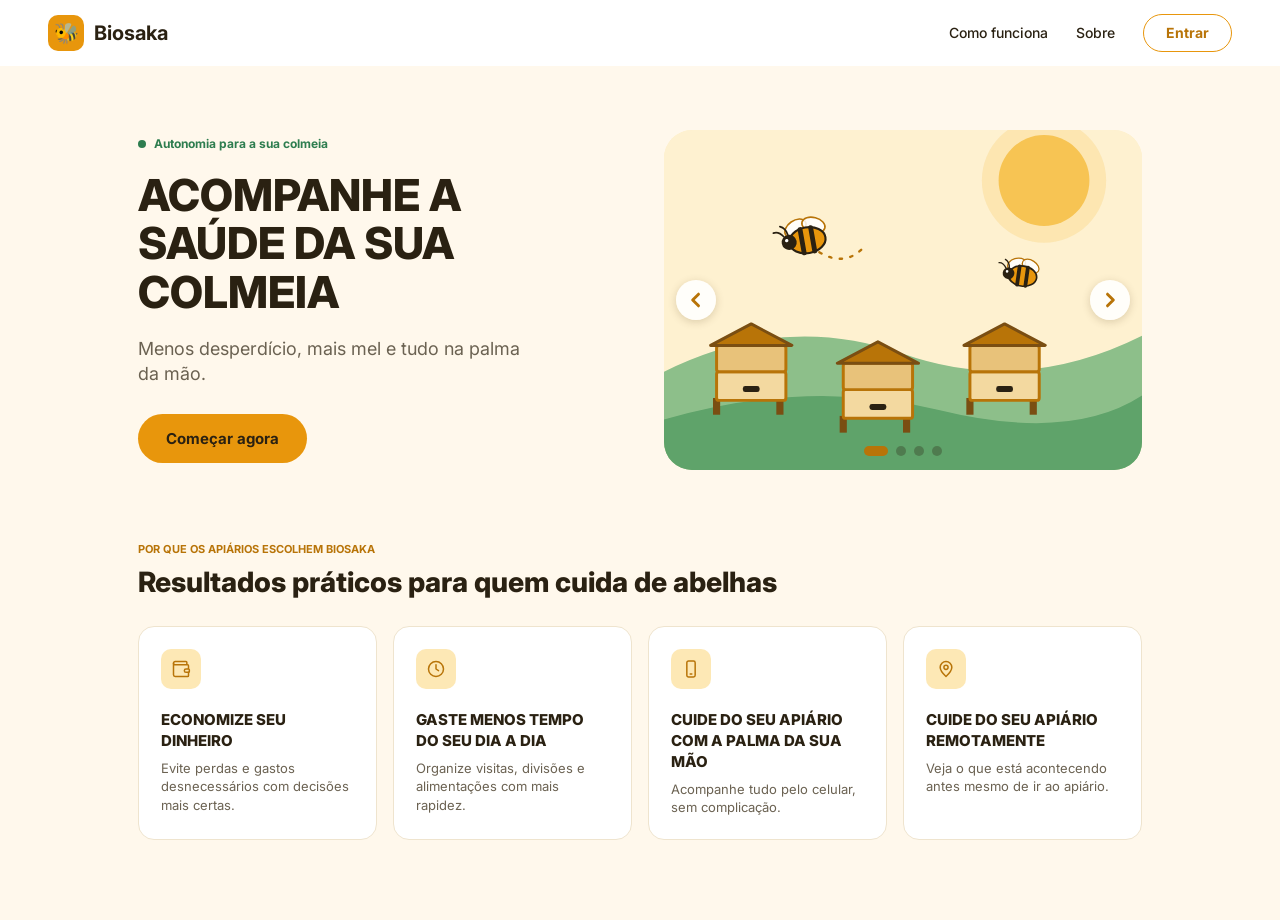
<file: frontend/index.html>
<!DOCTYPE html>
<html lang="pt-BR">

<head>
  <meta charset="UTF-8">
  <meta name="viewport" content="width=device-width, initial-scale=1.0">
  <title>Biosaka - Acompanhe a saúde da sua colmeia</title>

  <link rel="preconnect" href="https://fonts.googleapis.com">
  <link rel="preconnect" href="https://fonts.gstatic.com" crossorigin>
  <link href="https://fonts.googleapis.com/css2?family=Inter:wght@400;500;700;800&display=swap" rel="stylesheet">

  <link rel="stylesheet" href="css/base.css">

  <link rel="stylesheet" href="css/home.css">
</head>

<body>

  <!-- ========== CABEÇALHO ========== -->
  <header class="cabecalho">

    <a class="logo" href="index.html">
      <span class="logo-icone">🐝</span>
      Biosaka
    </a>

    <nav class="menu">
      <a href="como-funciona.html">Como funciona</a>
      <a href="sobre.html">Sobre</a>
      <a class="botao-contorno" href="login.html">Entrar</a>
    </nav>

  </header>

  <main>

    <!-- ========== SEÇÃO 1: APRESENTAÇÃO ========== -->
    <section class="hero">

      <div class="hero-texto">
        <p class="selo">
          <span class="selo-ponto"></span>
          Autonomia para a sua colmeia
        </p>

        <h1>Acompanhe a saúde da sua colmeia</h1>

        <p class="hero-descricao">Menos desperdício, mais mel e tudo na palma da mão.</p>

        <a class="botao" href="login.html">Começar agora</a>
      </div>

      <div class="hero-imagem">
        <!-- Carrossel de desenhos originais (SVG) sobre apiários e abelhas -->
        <div class="carrossel" role="region" aria-roledescription="carrossel" aria-label="Imagens de apiários e abelhas">
          <div class="carrossel-slide ativo" role="group" aria-roledescription="slide" aria-label="1 de 4: Apiário">
<svg xmlns="http://www.w3.org/2000/svg" viewBox="0 0 400 340" preserveAspectRatio="xMidYMid slice" aria-hidden="true">
  <rect width="400" height="340" fill="#FEF1D0"/>
  <circle cx="318" cy="70" r="38" fill="#F6C453"/>
  <circle cx="318" cy="70" r="52" fill="#F6C453" fill-opacity=".25"/>
  <path d="M0 230Q100 180 200 215T400 200V340H0Z" fill="#8DBF8A"/>
  <path d="M0 270Q120 235 230 262T400 250V340H0Z" fill="#5FA36A"/>
  <g transform="translate(44 190)">
      <rect x="-3" y="62" width="6" height="14" fill="#7A4E12"/><rect x="50" y="62" width="6" height="14" fill="#7A4E12"/>
      <rect x="0" y="40" width="58" height="24" rx="2" fill="#F3D9A0" stroke="#B87408" stroke-width="2.5"/>
      <rect x="0" y="18" width="58" height="22" rx="2" fill="#E8C27A" stroke="#B87408" stroke-width="2.5"/>
      <path d="M-5 18 L29 0 L63 18Z" fill="#B87408" stroke="#7A4E12" stroke-width="2.5" stroke-linejoin="round"/>
      <rect x="22" y="52" width="14" height="5" rx="2" fill="#2A2112"/>
    </g><g transform="translate(150 205)">
      <rect x="-3" y="62" width="6" height="14" fill="#7A4E12"/><rect x="50" y="62" width="6" height="14" fill="#7A4E12"/>
      <rect x="0" y="40" width="58" height="24" rx="2" fill="#F3D9A0" stroke="#B87408" stroke-width="2.5"/>
      <rect x="0" y="18" width="58" height="22" rx="2" fill="#E8C27A" stroke="#B87408" stroke-width="2.5"/>
      <path d="M-5 18 L29 0 L63 18Z" fill="#B87408" stroke="#7A4E12" stroke-width="2.5" stroke-linejoin="round"/>
      <rect x="22" y="52" width="14" height="5" rx="2" fill="#2A2112"/>
    </g><g transform="translate(256 190)">
      <rect x="-3" y="62" width="6" height="14" fill="#7A4E12"/><rect x="50" y="62" width="6" height="14" fill="#7A4E12"/>
      <rect x="0" y="40" width="58" height="24" rx="2" fill="#F3D9A0" stroke="#B87408" stroke-width="2.5"/>
      <rect x="0" y="18" width="58" height="22" rx="2" fill="#E8C27A" stroke="#B87408" stroke-width="2.5"/>
      <path d="M-5 18 L29 0 L63 18Z" fill="#B87408" stroke="#7A4E12" stroke-width="2.5" stroke-linejoin="round"/>
      <rect x="22" y="52" width="14" height="5" rx="2" fill="#2A2112"/>
    </g>
  <g transform="translate(120 120) rotate(-10) scale(0.9)">
      <ellipse cx="-9" cy="-13" rx="11" ry="7" fill="#fff" fill-opacity=".85" stroke="#B87408" stroke-width="1.5" transform="rotate(-25 -9 -13)"/>
      <ellipse cx="8" cy="-13" rx="11" ry="7" fill="#fff" fill-opacity=".85" stroke="#B87408" stroke-width="1.5" transform="rotate(25 8 -13)"/>
      <ellipse cx="0" cy="0" rx="17" ry="12" fill="#E8960C" stroke="#2A2112" stroke-width="2"/>
      <path d="M-5 -11V11M5 -11V11" stroke="#2A2112" stroke-width="4.5" stroke-linecap="round"/>
      <circle cx="-17" cy="-1" r="7" fill="#2A2112"/>
      <circle cx="-19" cy="-3" r="1.6" fill="#fff"/>
      <path d="M-21 -7q-4 -6 -9 -5M-17 -8q-1 -7 -6 -9" stroke="#2A2112" stroke-width="1.6" fill="none" stroke-linecap="round"/>
    </g><g transform="translate(300 150) rotate(8) scale(0.7)">
      <ellipse cx="-9" cy="-13" rx="11" ry="7" fill="#fff" fill-opacity=".85" stroke="#B87408" stroke-width="1.5" transform="rotate(-25 -9 -13)"/>
      <ellipse cx="8" cy="-13" rx="11" ry="7" fill="#fff" fill-opacity=".85" stroke="#B87408" stroke-width="1.5" transform="rotate(25 8 -13)"/>
      <ellipse cx="0" cy="0" rx="17" ry="12" fill="#E8960C" stroke="#2A2112" stroke-width="2"/>
      <path d="M-5 -11V11M5 -11V11" stroke="#2A2112" stroke-width="4.5" stroke-linecap="round"/>
      <circle cx="-17" cy="-1" r="7" fill="#2A2112"/>
      <circle cx="-19" cy="-3" r="1.6" fill="#fff"/>
      <path d="M-21 -7q-4 -6 -9 -5M-17 -8q-1 -7 -6 -9" stroke="#2A2112" stroke-width="1.6" fill="none" stroke-linecap="round"/>
    </g>
  <path d="M130 130q20 12 35 -2" stroke="#B87408" stroke-width="2" stroke-dasharray="2 7" stroke-linecap="round" fill="none"/>
</svg>
            <!-- Foto real (Unsplash). Se não carregar, o desenho em SVG acima aparece no lugar -->
            <img class="carrossel-foto" src="https://images.unsplash.com/photo-1693225428299-996f236f239f?auto=format&fit=crop&w=1000&q=80" alt="Fileira de colmeias de madeira em um apiário, em meio a um campo com árvores ao fundo" loading="eager" decoding="async" onerror="this.nextElementSibling.remove();this.remove()">
            <span class="carrossel-credito">Foto: micheile henderson · Unsplash</span>
          </div>
          <div class="carrossel-slide" role="group" aria-roledescription="slide" aria-label="2 de 4: Abelha" aria-hidden="true">
<svg xmlns="http://www.w3.org/2000/svg" viewBox="0 0 400 340" preserveAspectRatio="xMidYMid slice" aria-hidden="true">
  <rect width="400" height="340" fill="#FDE8B5"/>
  <circle cx="60" cy="60" r="90" fill="#FEF1D0"/>
  <circle cx="360" cy="300" r="110" fill="#FEF1D0"/>
  <g transform="translate(70 255)">
      <path d="M0 0V85" stroke="#2E7D4F" stroke-width="5" stroke-linecap="round"/>
      <path d="M0 51q-18 -6 -22 -20q16 0 22 20z" fill="#5FA36A"/>
      <g><ellipse cx="0" cy="-14" rx="7" ry="12" fill="#F7F1E4" transform="rotate(0)"/><ellipse cx="0" cy="-14" rx="7" ry="12" fill="#F7F1E4" transform="rotate(60)"/><ellipse cx="0" cy="-14" rx="7" ry="12" fill="#F7F1E4" transform="rotate(120)"/><ellipse cx="0" cy="-14" rx="7" ry="12" fill="#F7F1E4" transform="rotate(180)"/><ellipse cx="0" cy="-14" rx="7" ry="12" fill="#F7F1E4" transform="rotate(240)"/><ellipse cx="0" cy="-14" rx="7" ry="12" fill="#F7F1E4" transform="rotate(300)"/><circle r="8" fill="#E8960C" stroke="#B87408" stroke-width="2"/></g>
    </g><g transform="translate(335 250)">
      <path d="M0 0V90" stroke="#2E7D4F" stroke-width="5" stroke-linecap="round"/>
      <path d="M0 54q-18 -6 -22 -20q16 0 22 20z" fill="#5FA36A"/>
      <g><ellipse cx="0" cy="-14" rx="7" ry="12" fill="#F2A65A" transform="rotate(0)"/><ellipse cx="0" cy="-14" rx="7" ry="12" fill="#F2A65A" transform="rotate(60)"/><ellipse cx="0" cy="-14" rx="7" ry="12" fill="#F2A65A" transform="rotate(120)"/><ellipse cx="0" cy="-14" rx="7" ry="12" fill="#F2A65A" transform="rotate(180)"/><ellipse cx="0" cy="-14" rx="7" ry="12" fill="#F2A65A" transform="rotate(240)"/><ellipse cx="0" cy="-14" rx="7" ry="12" fill="#F2A65A" transform="rotate(300)"/><circle r="8" fill="#E8960C" stroke="#B87408" stroke-width="2"/></g>
    </g>
  <g transform="translate(200 160)">
    <ellipse cx="-34" cy="-62" rx="46" ry="28" fill="#fff" fill-opacity=".85" stroke="#B87408" stroke-width="3" transform="rotate(-28 -34 -62)"/>
    <ellipse cx="34" cy="-62" rx="46" ry="28" fill="#fff" fill-opacity=".85" stroke="#B87408" stroke-width="3" transform="rotate(28 34 -62)"/>
    <ellipse cx="0" cy="0" rx="72" ry="52" fill="#E8960C" stroke="#2A2112" stroke-width="4"/>
    <path d="M-20 -48V48M18 -50V50" stroke="#2A2112" stroke-width="18" stroke-linecap="round"/>
    <circle cx="-74" cy="-2" r="30" fill="#2A2112"/>
    <circle cx="-84" cy="-10" r="6" fill="#fff"/><circle cx="-85" cy="-10" r="2.5" fill="#2A2112"/>
    <path d="M-88 -26q-14 -26 -38 -22M-72 -30q-4 -30 -26 -40" stroke="#2A2112" stroke-width="4" fill="none" stroke-linecap="round"/>
    <path d="M70 0l22 4-22 6z" fill="#2A2112"/>
  </g>
</svg>
            <!-- Foto real (Unsplash). Se não carregar, o desenho em SVG acima aparece no lugar -->
            <img class="carrossel-foto" src="https://images.unsplash.com/photo-1589526261866-ab0d34f8dc19?auto=format&fit=crop&w=1000&q=80" alt="Abelha pousada em uma flor amarela, em foto de perto" loading="lazy" decoding="async" onerror="this.nextElementSibling.remove();this.remove()">
            <span class="carrossel-credito">Foto: Ankith Choudhary · Unsplash</span>
          </div>
          <div class="carrossel-slide" role="group" aria-roledescription="slide" aria-label="3 de 4: Favo de mel" aria-hidden="true">
<svg xmlns="http://www.w3.org/2000/svg" viewBox="0 0 400 340" preserveAspectRatio="xMidYMid slice" aria-hidden="true">
  <rect width="400" height="340" fill="#FEF1D0"/>
  <polygon points="17.4,-46.5 17.4,-15.5 -9.4,0.0 -36.3,-15.5 -36.3,-46.5 -9.4,-62.0" fill="#FBE2A0" stroke="#B87408" stroke-width="2.5" stroke-linejoin="round"/><polygon points="76.3,-46.5 76.3,-15.5 49.4,0.0 22.6,-15.5 22.6,-46.5 49.4,-62.0" fill="#FBE2A0" stroke="#B87408" stroke-width="2.5" stroke-linejoin="round"/><polygon points="135.2,-46.5 135.2,-15.5 108.3,0.0 81.5,-15.5 81.5,-46.5 108.3,-62.0" fill="#F6C453" stroke="#B87408" stroke-width="2.5" stroke-linejoin="round"/><polygon points="194.1,-46.5 194.1,-15.5 167.2,0.0 140.4,-15.5 140.4,-46.5 167.2,-62.0" fill="#FBE2A0" stroke="#B87408" stroke-width="2.5" stroke-linejoin="round"/><polygon points="253.0,-46.5 253.0,-15.5 226.1,0.0 199.3,-15.5 199.3,-46.5 226.1,-62.0" fill="#FBE2A0" stroke="#B87408" stroke-width="2.5" stroke-linejoin="round"/><polygon points="311.9,-46.5 311.9,-15.5 285.0,0.0 258.2,-15.5 258.2,-46.5 285.0,-62.0" fill="#F6C453" stroke="#B87408" stroke-width="2.5" stroke-linejoin="round"/><polygon points="370.7,-46.5 370.7,-15.5 343.9,0.0 317.0,-15.5 317.0,-46.5 343.9,-62.0" fill="#FBE2A0" stroke="#B87408" stroke-width="2.5" stroke-linejoin="round"/><polygon points="429.6,-46.5 429.6,-15.5 402.8,0.0 375.9,-15.5 375.9,-46.5 402.8,-62.0" fill="#FBE2A0" stroke="#B87408" stroke-width="2.5" stroke-linejoin="round"/><polygon points="-12.0,4.5 -12.0,35.5 -38.9,51.0 -65.7,35.5 -65.7,4.5 -38.9,-11.0" fill="#FBE2A0" stroke="#B87408" stroke-width="2.5" stroke-linejoin="round"/><polygon points="46.8,4.5 46.8,35.5 20.0,51.0 -6.8,35.5 -6.8,4.5 20.0,-11.0" fill="#F6C453" stroke="#B87408" stroke-width="2.5" stroke-linejoin="round"/><polygon points="105.7,4.5 105.7,35.5 78.9,51.0 52.0,35.5 52.0,4.5 78.9,-11.0" fill="#FBE2A0" stroke="#B87408" stroke-width="2.5" stroke-linejoin="round"/><polygon points="164.6,4.5 164.6,35.5 137.8,51.0 110.9,35.5 110.9,4.5 137.8,-11.0" fill="#FBE2A0" stroke="#B87408" stroke-width="2.5" stroke-linejoin="round"/><polygon points="223.5,4.5 223.5,35.5 196.7,51.0 169.8,35.5 169.8,4.5 196.7,-11.0" fill="#F6C453" stroke="#B87408" stroke-width="2.5" stroke-linejoin="round"/><polygon points="282.4,4.5 282.4,35.5 255.6,51.0 228.7,35.5 228.7,4.5 255.6,-11.0" fill="#FBE2A0" stroke="#B87408" stroke-width="2.5" stroke-linejoin="round"/><polygon points="341.3,4.5 341.3,35.5 314.4,51.0 287.6,35.5 287.6,4.5 314.4,-11.0" fill="#FBE2A0" stroke="#B87408" stroke-width="2.5" stroke-linejoin="round"/><polygon points="400.2,4.5 400.2,35.5 373.3,51.0 346.5,35.5 346.5,4.5 373.3,-11.0" fill="#F6C453" stroke="#B87408" stroke-width="2.5" stroke-linejoin="round"/><polygon points="17.4,55.5 17.4,86.5 -9.4,102.0 -36.3,86.5 -36.3,55.5 -9.4,40.0" fill="#F6C453" stroke="#B87408" stroke-width="2.5" stroke-linejoin="round"/><polygon points="76.3,55.5 76.3,86.5 49.4,102.0 22.6,86.5 22.6,55.5 49.4,40.0" fill="#FBE2A0" stroke="#B87408" stroke-width="2.5" stroke-linejoin="round"/><polygon points="135.2,55.5 135.2,86.5 108.3,102.0 81.5,86.5 81.5,55.5 108.3,40.0" fill="#E8960C" stroke="#B87408" stroke-width="2.5" stroke-linejoin="round"/><polygon points="194.1,55.5 194.1,86.5 167.2,102.0 140.4,86.5 140.4,55.5 167.2,40.0" fill="#E8960C" stroke="#B87408" stroke-width="2.5" stroke-linejoin="round"/><polygon points="253.0,55.5 253.0,86.5 226.1,102.0 199.3,86.5 199.3,55.5 226.1,40.0" fill="#FBE2A0" stroke="#B87408" stroke-width="2.5" stroke-linejoin="round"/><polygon points="311.9,55.5 311.9,86.5 285.0,102.0 258.2,86.5 258.2,55.5 285.0,40.0" fill="#E8960C" stroke="#B87408" stroke-width="2.5" stroke-linejoin="round"/><polygon points="370.7,55.5 370.7,86.5 343.9,102.0 317.0,86.5 317.0,55.5 343.9,40.0" fill="#F6C453" stroke="#B87408" stroke-width="2.5" stroke-linejoin="round"/><polygon points="429.6,55.5 429.6,86.5 402.8,102.0 375.9,86.5 375.9,55.5 402.8,40.0" fill="#FBE2A0" stroke="#B87408" stroke-width="2.5" stroke-linejoin="round"/><polygon points="-12.0,106.5 -12.0,137.5 -38.9,153.0 -65.7,137.5 -65.7,106.5 -38.9,91.0" fill="#FBE2A0" stroke="#B87408" stroke-width="2.5" stroke-linejoin="round"/><polygon points="46.8,106.5 46.8,137.5 20.0,153.0 -6.8,137.5 -6.8,106.5 20.0,91.0" fill="#FBE2A0" stroke="#B87408" stroke-width="2.5" stroke-linejoin="round"/><polygon points="105.7,106.5 105.7,137.5 78.9,153.0 52.0,137.5 52.0,106.5 78.9,91.0" fill="#E8960C" stroke="#B87408" stroke-width="2.5" stroke-linejoin="round"/><polygon points="164.6,106.5 164.6,137.5 137.8,153.0 110.9,137.5 110.9,106.5 137.8,91.0" fill="#E8960C" stroke="#B87408" stroke-width="2.5" stroke-linejoin="round"/><polygon points="223.5,106.5 223.5,137.5 196.7,153.0 169.8,137.5 169.8,106.5 196.7,91.0" fill="#E8960C" stroke="#B87408" stroke-width="2.5" stroke-linejoin="round"/><polygon points="282.4,106.5 282.4,137.5 255.6,153.0 228.7,137.5 228.7,106.5 255.6,91.0" fill="#F6C453" stroke="#B87408" stroke-width="2.5" stroke-linejoin="round"/><polygon points="341.3,106.5 341.3,137.5 314.4,153.0 287.6,137.5 287.6,106.5 314.4,91.0" fill="#FBE2A0" stroke="#B87408" stroke-width="2.5" stroke-linejoin="round"/><polygon points="400.2,106.5 400.2,137.5 373.3,153.0 346.5,137.5 346.5,106.5 373.3,91.0" fill="#FBE2A0" stroke="#B87408" stroke-width="2.5" stroke-linejoin="round"/><polygon points="17.4,157.5 17.4,188.5 -9.4,204.0 -36.3,188.5 -36.3,157.5 -9.4,142.0" fill="#FBE2A0" stroke="#B87408" stroke-width="2.5" stroke-linejoin="round"/><polygon points="76.3,157.5 76.3,188.5 49.4,204.0 22.6,188.5 22.6,157.5 49.4,142.0" fill="#F6C453" stroke="#B87408" stroke-width="2.5" stroke-linejoin="round"/><polygon points="135.2,157.5 135.2,188.5 108.3,204.0 81.5,188.5 81.5,157.5 108.3,142.0" fill="#FBE2A0" stroke="#B87408" stroke-width="2.5" stroke-linejoin="round"/><polygon points="194.1,157.5 194.1,188.5 167.2,204.0 140.4,188.5 140.4,157.5 167.2,142.0" fill="#E8960C" stroke="#B87408" stroke-width="2.5" stroke-linejoin="round"/><polygon points="253.0,157.5 253.0,188.5 226.1,204.0 199.3,188.5 199.3,157.5 226.1,142.0" fill="#F6C453" stroke="#B87408" stroke-width="2.5" stroke-linejoin="round"/><polygon points="311.9,157.5 311.9,188.5 285.0,204.0 258.2,188.5 258.2,157.5 285.0,142.0" fill="#FBE2A0" stroke="#B87408" stroke-width="2.5" stroke-linejoin="round"/><polygon points="370.7,157.5 370.7,188.5 343.9,204.0 317.0,188.5 317.0,157.5 343.9,142.0" fill="#FBE2A0" stroke="#B87408" stroke-width="2.5" stroke-linejoin="round"/><polygon points="429.6,157.5 429.6,188.5 402.8,204.0 375.9,188.5 375.9,157.5 402.8,142.0" fill="#F6C453" stroke="#B87408" stroke-width="2.5" stroke-linejoin="round"/><polygon points="-12.0,208.5 -12.0,239.5 -38.9,255.0 -65.7,239.5 -65.7,208.5 -38.9,193.0" fill="#F6C453" stroke="#B87408" stroke-width="2.5" stroke-linejoin="round"/><polygon points="46.8,208.5 46.8,239.5 20.0,255.0 -6.8,239.5 -6.8,208.5 20.0,193.0" fill="#FBE2A0" stroke="#B87408" stroke-width="2.5" stroke-linejoin="round"/><polygon points="105.7,208.5 105.7,239.5 78.9,255.0 52.0,239.5 52.0,208.5 78.9,193.0" fill="#FBE2A0" stroke="#B87408" stroke-width="2.5" stroke-linejoin="round"/><polygon points="164.6,208.5 164.6,239.5 137.8,255.0 110.9,239.5 110.9,208.5 137.8,193.0" fill="#F6C453" stroke="#B87408" stroke-width="2.5" stroke-linejoin="round"/><polygon points="223.5,208.5 223.5,239.5 196.7,255.0 169.8,239.5 169.8,208.5 196.7,193.0" fill="#FBE2A0" stroke="#B87408" stroke-width="2.5" stroke-linejoin="round"/><polygon points="282.4,208.5 282.4,239.5 255.6,255.0 228.7,239.5 228.7,208.5 255.6,193.0" fill="#FBE2A0" stroke="#B87408" stroke-width="2.5" stroke-linejoin="round"/><polygon points="341.3,208.5 341.3,239.5 314.4,255.0 287.6,239.5 287.6,208.5 314.4,193.0" fill="#F6C453" stroke="#B87408" stroke-width="2.5" stroke-linejoin="round"/><polygon points="400.2,208.5 400.2,239.5 373.3,255.0 346.5,239.5 346.5,208.5 373.3,193.0" fill="#FBE2A0" stroke="#B87408" stroke-width="2.5" stroke-linejoin="round"/><polygon points="17.4,259.5 17.4,290.5 -9.4,306.0 -36.3,290.5 -36.3,259.5 -9.4,244.0" fill="#FBE2A0" stroke="#B87408" stroke-width="2.5" stroke-linejoin="round"/><polygon points="76.3,259.5 76.3,290.5 49.4,306.0 22.6,290.5 22.6,259.5 49.4,244.0" fill="#FBE2A0" stroke="#B87408" stroke-width="2.5" stroke-linejoin="round"/><polygon points="135.2,259.5 135.2,290.5 108.3,306.0 81.5,290.5 81.5,259.5 108.3,244.0" fill="#F6C453" stroke="#B87408" stroke-width="2.5" stroke-linejoin="round"/><polygon points="194.1,259.5 194.1,290.5 167.2,306.0 140.4,290.5 140.4,259.5 167.2,244.0" fill="#FBE2A0" stroke="#B87408" stroke-width="2.5" stroke-linejoin="round"/><polygon points="253.0,259.5 253.0,290.5 226.1,306.0 199.3,290.5 199.3,259.5 226.1,244.0" fill="#FBE2A0" stroke="#B87408" stroke-width="2.5" stroke-linejoin="round"/><polygon points="311.9,259.5 311.9,290.5 285.0,306.0 258.2,290.5 258.2,259.5 285.0,244.0" fill="#F6C453" stroke="#B87408" stroke-width="2.5" stroke-linejoin="round"/><polygon points="370.7,259.5 370.7,290.5 343.9,306.0 317.0,290.5 317.0,259.5 343.9,244.0" fill="#FBE2A0" stroke="#B87408" stroke-width="2.5" stroke-linejoin="round"/><polygon points="429.6,259.5 429.6,290.5 402.8,306.0 375.9,290.5 375.9,259.5 402.8,244.0" fill="#FBE2A0" stroke="#B87408" stroke-width="2.5" stroke-linejoin="round"/>
  <path d="M0 0H400V30Q380 30 372 56Q364 82 344 60Q330 40 300 50Q270 62 250 38Q230 20 200 40Q170 64 140 40Q110 20 80 44Q50 66 30 40Q10 22 0 40Z" fill="#E8960C" fill-opacity=".92"/>
  <path d="M120 40q0 30 8 44q8 -14 8 -44z" fill="#E8960C"/>
  <g transform="translate(280 240) rotate(-8) scale(1.3)">
      <ellipse cx="-9" cy="-13" rx="11" ry="7" fill="#fff" fill-opacity=".85" stroke="#B87408" stroke-width="1.5" transform="rotate(-25 -9 -13)"/>
      <ellipse cx="8" cy="-13" rx="11" ry="7" fill="#fff" fill-opacity=".85" stroke="#B87408" stroke-width="1.5" transform="rotate(25 8 -13)"/>
      <ellipse cx="0" cy="0" rx="17" ry="12" fill="#E8960C" stroke="#2A2112" stroke-width="2"/>
      <path d="M-5 -11V11M5 -11V11" stroke="#2A2112" stroke-width="4.5" stroke-linecap="round"/>
      <circle cx="-17" cy="-1" r="7" fill="#2A2112"/>
      <circle cx="-19" cy="-3" r="1.6" fill="#fff"/>
      <path d="M-21 -7q-4 -6 -9 -5M-17 -8q-1 -7 -6 -9" stroke="#2A2112" stroke-width="1.6" fill="none" stroke-linecap="round"/>
    </g>
</svg>
            <!-- Foto real (Unsplash). Se não carregar, o desenho em SVG acima aparece no lugar -->
            <img class="carrossel-foto" src="https://images.unsplash.com/photo-1718012934654-69219f3fcd3e?auto=format&fit=crop&w=1000&q=80" alt="Abelha-europeia (Apis mellifera) coletando néctar em uma flor" loading="lazy" decoding="async" onerror="this.nextElementSibling.remove();this.remove()">
            <span class="carrossel-credito">Foto: Andrey Larionov · Unsplash</span>
          </div>
          <div class="carrossel-slide" role="group" aria-roledescription="slide" aria-label="4 de 4: Flores e abelhas" aria-hidden="true">
<svg xmlns="http://www.w3.org/2000/svg" viewBox="0 0 400 340" preserveAspectRatio="xMidYMid slice" aria-hidden="true">
  <rect width="400" height="340" fill="#E6F4EA"/>
  <circle cx="90" cy="70" r="30" fill="#F6C453"/>
  <path d="M0 262Q110 226 210 252T400 236V340H0Z" fill="#8DBF8A"/>
  <path d="M0 300Q130 270 250 296T400 284V340H0Z" fill="#5FA36A"/>
  <g transform="translate(60 250)">
      <path d="M0 0V80" stroke="#2E7D4F" stroke-width="5" stroke-linecap="round"/>
      <path d="M0 48q-18 -6 -22 -20q16 0 22 20z" fill="#5FA36A"/>
      <g><ellipse cx="0" cy="-14" rx="7" ry="12" fill="#fff" transform="rotate(0)"/><ellipse cx="0" cy="-14" rx="7" ry="12" fill="#fff" transform="rotate(60)"/><ellipse cx="0" cy="-14" rx="7" ry="12" fill="#fff" transform="rotate(120)"/><ellipse cx="0" cy="-14" rx="7" ry="12" fill="#fff" transform="rotate(180)"/><ellipse cx="0" cy="-14" rx="7" ry="12" fill="#fff" transform="rotate(240)"/><ellipse cx="0" cy="-14" rx="7" ry="12" fill="#fff" transform="rotate(300)"/><circle r="8" fill="#E8960C" stroke="#B87408" stroke-width="2"/></g>
    </g><g transform="translate(150 232)">
      <path d="M0 0V100" stroke="#2E7D4F" stroke-width="5" stroke-linecap="round"/>
      <path d="M0 60q-18 -6 -22 -20q16 0 22 20z" fill="#5FA36A"/>
      <g><ellipse cx="0" cy="-14" rx="7" ry="12" fill="#F2A65A" transform="rotate(0)"/><ellipse cx="0" cy="-14" rx="7" ry="12" fill="#F2A65A" transform="rotate(60)"/><ellipse cx="0" cy="-14" rx="7" ry="12" fill="#F2A65A" transform="rotate(120)"/><ellipse cx="0" cy="-14" rx="7" ry="12" fill="#F2A65A" transform="rotate(180)"/><ellipse cx="0" cy="-14" rx="7" ry="12" fill="#F2A65A" transform="rotate(240)"/><ellipse cx="0" cy="-14" rx="7" ry="12" fill="#F2A65A" transform="rotate(300)"/><circle r="8" fill="#E8960C" stroke="#B87408" stroke-width="2"/></g>
    </g><g transform="translate(250 246)">
      <path d="M0 0V90" stroke="#2E7D4F" stroke-width="5" stroke-linecap="round"/>
      <path d="M0 54q-18 -6 -22 -20q16 0 22 20z" fill="#5FA36A"/>
      <g><ellipse cx="0" cy="-14" rx="7" ry="12" fill="#F7F1E4" transform="rotate(0)"/><ellipse cx="0" cy="-14" rx="7" ry="12" fill="#F7F1E4" transform="rotate(60)"/><ellipse cx="0" cy="-14" rx="7" ry="12" fill="#F7F1E4" transform="rotate(120)"/><ellipse cx="0" cy="-14" rx="7" ry="12" fill="#F7F1E4" transform="rotate(180)"/><ellipse cx="0" cy="-14" rx="7" ry="12" fill="#F7F1E4" transform="rotate(240)"/><ellipse cx="0" cy="-14" rx="7" ry="12" fill="#F7F1E4" transform="rotate(300)"/><circle r="8" fill="#E8960C" stroke="#B87408" stroke-width="2"/></g>
    </g><g transform="translate(340 228)">
      <path d="M0 0V105" stroke="#2E7D4F" stroke-width="5" stroke-linecap="round"/>
      <path d="M0 63q-18 -6 -22 -20q16 0 22 20z" fill="#5FA36A"/>
      <g><ellipse cx="0" cy="-14" rx="7" ry="12" fill="#F2A65A" transform="rotate(0)"/><ellipse cx="0" cy="-14" rx="7" ry="12" fill="#F2A65A" transform="rotate(60)"/><ellipse cx="0" cy="-14" rx="7" ry="12" fill="#F2A65A" transform="rotate(120)"/><ellipse cx="0" cy="-14" rx="7" ry="12" fill="#F2A65A" transform="rotate(180)"/><ellipse cx="0" cy="-14" rx="7" ry="12" fill="#F2A65A" transform="rotate(240)"/><ellipse cx="0" cy="-14" rx="7" ry="12" fill="#F2A65A" transform="rotate(300)"/><circle r="8" fill="#E8960C" stroke="#B87408" stroke-width="2"/></g>
    </g>
  <path d="M110 150C150 90 190 190 235 120S300 100 330 130" stroke="#B87408" stroke-width="2.5" stroke-dasharray="2 8" stroke-linecap="round" fill="none"/>
  <g transform="translate(112 150) rotate(-12) scale(1.1)">
      <ellipse cx="-9" cy="-13" rx="11" ry="7" fill="#fff" fill-opacity=".85" stroke="#B87408" stroke-width="1.5" transform="rotate(-25 -9 -13)"/>
      <ellipse cx="8" cy="-13" rx="11" ry="7" fill="#fff" fill-opacity=".85" stroke="#B87408" stroke-width="1.5" transform="rotate(25 8 -13)"/>
      <ellipse cx="0" cy="0" rx="17" ry="12" fill="#E8960C" stroke="#2A2112" stroke-width="2"/>
      <path d="M-5 -11V11M5 -11V11" stroke="#2A2112" stroke-width="4.5" stroke-linecap="round"/>
      <circle cx="-17" cy="-1" r="7" fill="#2A2112"/>
      <circle cx="-19" cy="-3" r="1.6" fill="#fff"/>
      <path d="M-21 -7q-4 -6 -9 -5M-17 -8q-1 -7 -6 -9" stroke="#2A2112" stroke-width="1.6" fill="none" stroke-linecap="round"/>
    </g><g transform="translate(236 118) rotate(8) scale(0.9)">
      <ellipse cx="-9" cy="-13" rx="11" ry="7" fill="#fff" fill-opacity=".85" stroke="#B87408" stroke-width="1.5" transform="rotate(-25 -9 -13)"/>
      <ellipse cx="8" cy="-13" rx="11" ry="7" fill="#fff" fill-opacity=".85" stroke="#B87408" stroke-width="1.5" transform="rotate(25 8 -13)"/>
      <ellipse cx="0" cy="0" rx="17" ry="12" fill="#E8960C" stroke="#2A2112" stroke-width="2"/>
      <path d="M-5 -11V11M5 -11V11" stroke="#2A2112" stroke-width="4.5" stroke-linecap="round"/>
      <circle cx="-17" cy="-1" r="7" fill="#2A2112"/>
      <circle cx="-19" cy="-3" r="1.6" fill="#fff"/>
      <path d="M-21 -7q-4 -6 -9 -5M-17 -8q-1 -7 -6 -9" stroke="#2A2112" stroke-width="1.6" fill="none" stroke-linecap="round"/>
    </g><g transform="translate(330 128) rotate(-6) scale(0.75)">
      <ellipse cx="-9" cy="-13" rx="11" ry="7" fill="#fff" fill-opacity=".85" stroke="#B87408" stroke-width="1.5" transform="rotate(-25 -9 -13)"/>
      <ellipse cx="8" cy="-13" rx="11" ry="7" fill="#fff" fill-opacity=".85" stroke="#B87408" stroke-width="1.5" transform="rotate(25 8 -13)"/>
      <ellipse cx="0" cy="0" rx="17" ry="12" fill="#E8960C" stroke="#2A2112" stroke-width="2"/>
      <path d="M-5 -11V11M5 -11V11" stroke="#2A2112" stroke-width="4.5" stroke-linecap="round"/>
      <circle cx="-17" cy="-1" r="7" fill="#2A2112"/>
      <circle cx="-19" cy="-3" r="1.6" fill="#fff"/>
      <path d="M-21 -7q-4 -6 -9 -5M-17 -8q-1 -7 -6 -9" stroke="#2A2112" stroke-width="1.6" fill="none" stroke-linecap="round"/>
    </g>
</svg>
            <!-- Foto real (Unsplash). Se não carregar, o desenho em SVG acima aparece no lugar -->
            <img class="carrossel-foto" src="https://images.unsplash.com/photo-1481595357459-84468f6eeaac?auto=format&fit=crop&w=1000&q=80" alt="Abelha em voo, pairando perto de uma flor amarela" loading="lazy" decoding="async" onerror="this.nextElementSibling.remove();this.remove()">
            <span class="carrossel-credito">Foto: Boris Smokrovic · Unsplash</span>
          </div>
          <button type="button" class="carrossel-seta carrossel-anterior" aria-label="Slide anterior"><svg width="20" height="20" viewBox="0 0 24 24" fill="none" stroke="currentColor" stroke-width="3.5" stroke-linecap="round" stroke-linejoin="round" aria-hidden="true"><path d="M15 5l-7 7 7 7" /></svg></button>
          <button type="button" class="carrossel-seta carrossel-proximo" aria-label="Próximo slide"><svg width="20" height="20" viewBox="0 0 24 24" fill="none" stroke="currentColor" stroke-width="3.5" stroke-linecap="round" stroke-linejoin="round" aria-hidden="true"><path d="M9 5l7 7-7 7" /></svg></button>
          <div class="carrossel-pontos"><button type="button" class="carrossel-ponto ativo" aria-label="Ir para o slide 1: Apiário"></button><button type="button" class="carrossel-ponto" aria-label="Ir para o slide 2: Abelha"></button><button type="button" class="carrossel-ponto" aria-label="Ir para o slide 3: Favo de mel"></button><button type="button" class="carrossel-ponto" aria-label="Ir para o slide 4: Flores e abelhas"></button></div>
        </div>
      </div>

    </section>

    <!-- ========== SEÇÃO 2: BENEFÍCIOS ========== -->
    <section class="beneficios">

      <p class="beneficios-etiqueta">Por que os apiários escolhem Biosaka</p>
      <h2>Resultados práticos para quem cuida de abelhas</h2>

      <div class="beneficios-grade">

        <article class="beneficio">
          <div class="beneficio-icone">
            <svg width="20" height="20" viewBox="0 0 24 24" fill="none" stroke="currentColor" stroke-width="1.8" stroke-linecap="round" stroke-linejoin="round" aria-hidden="true">
              <path d="M19 7V4a1 1 0 0 0-1-1H5a2 2 0 0 0 0 4h15a1 1 0 0 1 1 1v4h-3a2 2 0 0 0 0 4h3a1 1 0 0 0 1-1v-2a1 1 0 0 0-1-1" />
              <path d="M3 5v14a2 2 0 0 0 2 2h15a1 1 0 0 0 1-1v-4" />
            </svg>
          </div>
          <h3>Economize seu dinheiro</h3>
          <p>Evite perdas e gastos desnecessários com decisões mais certas.</p>
        </article>

        <article class="beneficio">
          <div class="beneficio-icone">
            <svg width="20" height="20" viewBox="0 0 24 24" fill="none" stroke="currentColor" stroke-width="1.8" stroke-linecap="round" stroke-linejoin="round" aria-hidden="true">
              <circle cx="12" cy="12" r="9" />
              <polyline points="12 7 12 12 15 14" />
            </svg>
          </div>
          <h3>Gaste menos tempo do seu dia a dia</h3>
          <p>Organize visitas, divisões e alimentações com mais rapidez.</p>
        </article>

        <article class="beneficio">
          <div class="beneficio-icone">
            <svg width="20" height="20" viewBox="0 0 24 24" fill="none" stroke="currentColor" stroke-width="1.8" stroke-linecap="round" stroke-linejoin="round" aria-hidden="true">
              <rect x="7" y="2.5" width="10" height="19" rx="2" />
              <line x1="11" y1="18" x2="13" y2="18" />
            </svg>
          </div>
          <h3>Cuide do seu apiário com a palma da sua mão</h3>
          <p>Acompanhe tudo pelo celular, sem complicação.</p>
        </article>

        <article class="beneficio">
          <div class="beneficio-icone">
            <svg width="20" height="20" viewBox="0 0 24 24" fill="none" stroke="currentColor" stroke-width="1.8" stroke-linecap="round" stroke-linejoin="round" aria-hidden="true">
              <path d="M12 21s-7-6.2-7-11a7 7 0 0 1 14 0c0 4.8-7 11-7 11z" />
              <circle cx="12" cy="10" r="2.5" />
            </svg>
          </div>
          <h3>Cuide do seu apiário remotamente</h3>
          <p>Veja o que está acontecendo antes mesmo de ir ao apiário.</p>
        </article>

      </div>

    </section>

  </main>

  <script src="js/home.js"></script>

</body>

</html>
</file>
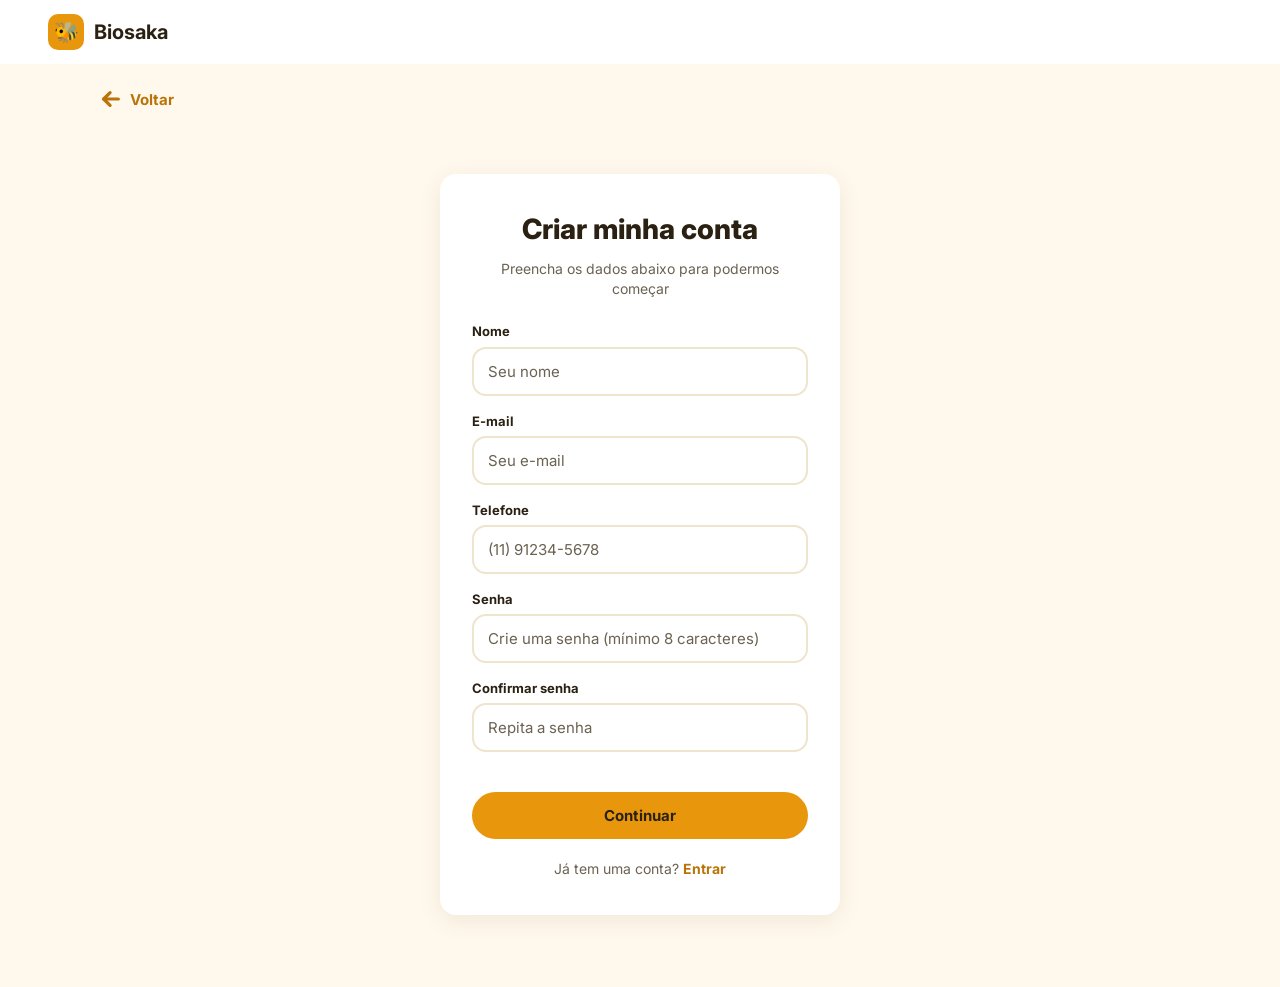
<file: frontend/cadastro.html>
<!DOCTYPE html>
<html lang="pt-BR">

<head>
  <meta charset="UTF-8">
  <meta name="viewport" content="width=device-width, initial-scale=1.0">
  <title>Biosaka - Criar minha conta</title>

  <link rel="preconnect" href="https://fonts.googleapis.com">
  <link rel="preconnect" href="https://fonts.gstatic.com" crossorigin>
  <link href="https://fonts.googleapis.com/css2?family=Inter:wght@400;500;700;800&display=swap" rel="stylesheet">

  <link rel="stylesheet" href="css/base.css">

  <link rel="stylesheet" href="css/auth.css">
</head>

<body>

  <!-- ========== CABEÇALHO ========== -->
  <header class="cabecalho">

    <a class="logo" href="index.html">
      <span class="logo-icone">🐝</span>
      Biosaka
    </a>

  </header>

  <!-- ========== BOTÃO DE VOLTAR ========== -->
  <div class="voltar-barra">
    <a class="voltar" href="login.html" data-voltar>
      <svg width="22" height="22" viewBox="0 0 24 24" fill="none" stroke="currentColor" stroke-width="3.5" stroke-linecap="round" stroke-linejoin="round" aria-hidden="true"><path d="M20 12H4" /><path d="M11 5l-7 7 7 7" /></svg>
      Voltar
    </a>
  </div>


  <main class="auth">

    <!-- ========== FORMULÁRIO DE CRIAÇÃO DE CONTA ========== -->
    <section class="auth-cartao">
      <h1>Criar minha conta</h1>
      <p class="auth-subtitulo">Preencha os dados abaixo para podermos começar</p>

      <form id="form" novalidate>

        <label for="nome">Nome</label>
        <input id="nome" placeholder="Seu nome" autocomplete="name">
        <p class="erro" id="erro-nome"></p>

        <label for="email">E-mail</label>
        <input id="email" type="text" inputmode="email" placeholder="Seu e-mail" autocomplete="email">
        <p class="erro" id="erro-email"></p>

        <label for="telefone">Telefone</label>
        <input id="telefone" type="tel" placeholder="(11) 91234-5678" autocomplete="tel-national">
        <p class="erro" id="erro-telefone"></p>

        <label for="senha">Senha</label>
        <input id="senha" type="password" placeholder="Crie uma senha (mínimo 8 caracteres)" autocomplete="new-password">
        <p class="erro" id="erro-senha"></p>

        <label for="confirmar">Confirmar senha</label>
        <input id="confirmar" type="password" placeholder="Repita a senha" autocomplete="new-password">
        <p class="erro" id="erro-confirmar"></p>

        <p class="erro erro-geral" id="erro-geral"></p>

        <button class="botao" type="submit" id="continuar">Continuar</button>
      </form>

      <p class="auth-rodape">Já tem uma conta? <a href="login.html">Entrar</a></p>
    </section>

  </main>

  <script src="js/voltar.js"></script>

  <script src="js/auth.js"></script>

  <script src="js/api.js"></script>

  <script src="js/cadastro.js"></script>

</body>

</html>
</file>
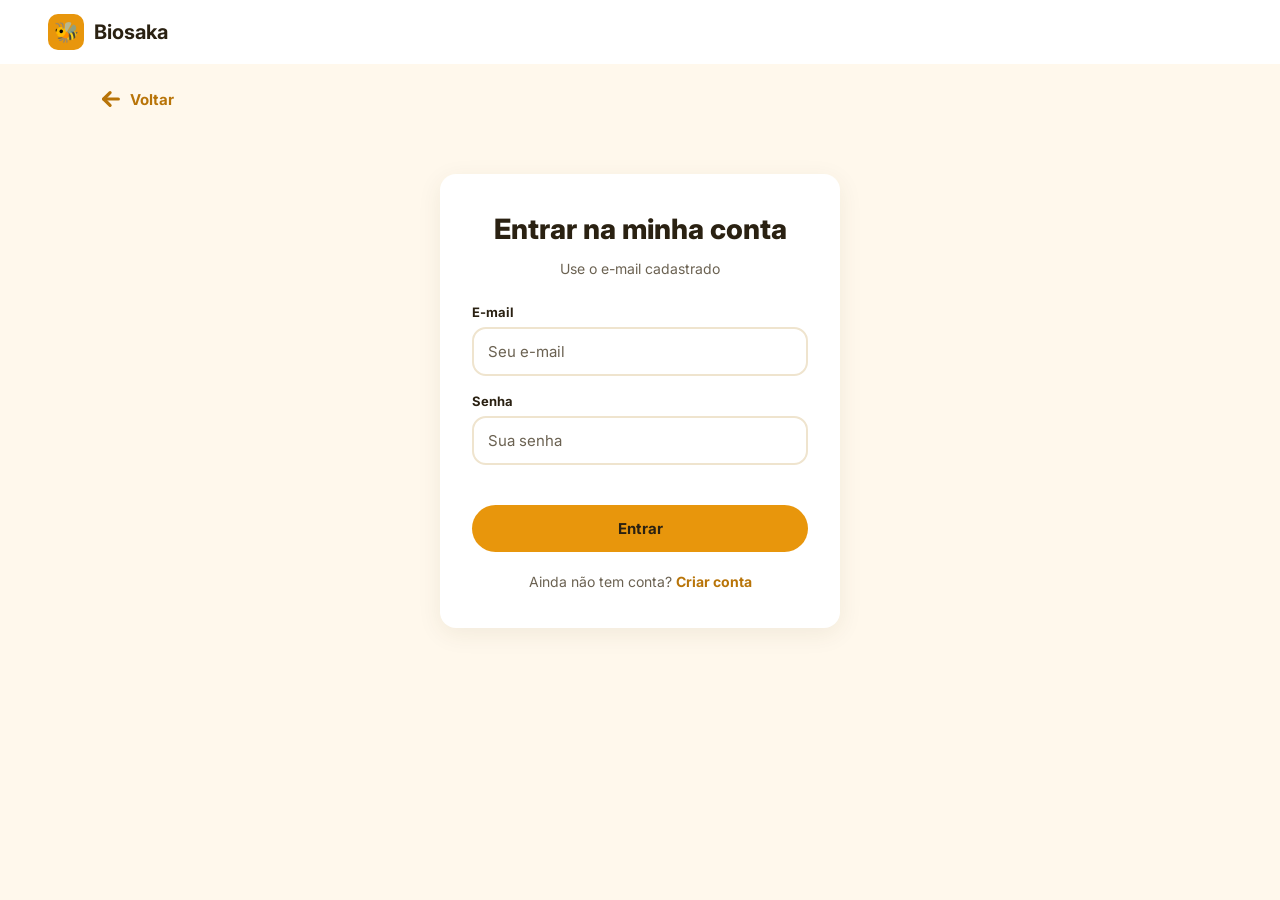
<file: frontend/colmeias.html>
<!DOCTYPE html>
<html lang="pt-BR">

<head>
  <meta charset="UTF-8">
  <meta name="viewport" content="width=device-width, initial-scale=1.0">
  <title>Biosaka - Minhas colmeias</title>

  <link rel="preconnect" href="https://fonts.googleapis.com">
  <link rel="preconnect" href="https://fonts.gstatic.com" crossorigin>
  <link href="https://fonts.googleapis.com/css2?family=Inter:wght@400;500;700;800&display=swap" rel="stylesheet">

  <link rel="stylesheet" href="css/colmeias.css">
</head>

<body>

  <!-- ========== CABEÇALHO ========== -->
  <header>
    <span>🐝 Biosaka</span>
    <a href="login.html" id="sair">Sair</a>
  </header>

  <div id="toast" hidden role="status"></div>

  <main>

    <!-- ========== TELA 1: LISTAGEM DE COLMEIAS ========== -->
    <section id="tela-lista">
      <a class="voltar" href="index.html">
        <svg width="22" height="22" viewBox="0 0 24 24" fill="none" stroke="currentColor" stroke-width="3.5" stroke-linecap="round" stroke-linejoin="round" aria-hidden="true"><path d="M20 12H4" /><path d="M11 5l-7 7 7 7" /></svg>
        Voltar
      </a>

      <h1>Olá, <span id="nome-usuario"></span></h1>
      <p class="suave">Suas colmeias cadastradas no banco:</p>

      <div class="barra">
        <button class="secundario" id="atualizar" onclick="carregar()">Atualizar</button>
        <button class="secundario" id="novo-apiario" onclick="abrirApiario()">+ Novo apiário</button>
        <button class="primario" id="nova-colmeia" onclick="abrirForm()" disabled>+ Nova colmeia</button>
      </div>

      <div id="lista" class="grade" aria-live="polite"></div>
    </section>

    <!-- ========== TELA 2: CADASTRO DE NOVA COLMEIA ========== -->
    <section id="tela-form" hidden>

      <button class="voltar" onclick="mostrar('lista')">
        <svg width="22" height="22" viewBox="0 0 24 24" fill="none" stroke="currentColor" stroke-width="3.5" stroke-linecap="round" stroke-linejoin="round" aria-hidden="true"><path d="M20 12H4" /><path d="M11 5l-7 7 7 7" /></svg>
        Voltar para as colmeias
      </button>

      <form class="form" id="form" novalidate>
        <h1>Cadastrar nova colmeia</h1>

        <label for="apiario">Apiário</label>
        <select id="apiario" aria-describedby="erro-apiario"></select>
        <p class="erro" id="erro-apiario"></p>

        <label for="codigo">Código da colmeia</label>
        <input id="codigo" placeholder="Ex.: COL-004" autocomplete="off">
        <p class="erro" id="erro-codigo"></p>

        <label for="especie">Espécie</label>
        <select id="especie">
          <option value="">Selecione a espécie</option>
          <option>Abelha-europeia (Apis Mellifera)</option>
          <option>Mandaçaia (Melipona Quadrifasciata)</option>
          <option>Jataí (Tetragonisca Angustula)</option>
        </select>
        <p class="erro" id="erro-especie"></p>

        <label for="data">Data de instalação</label>
        <input id="data" type="date">
        <p class="erro" id="erro-data"></p>

        <div class="acoes">
          <button class="primario" id="salvar">Salvar colmeia</button>
          <button type="button" class="link" onclick="mostrar('lista')">Cancelar</button>
        </div>
      </form>

    </section>

    <!-- ========== TELA 3: CADASTRO DE APIÁRIO ========== -->
    <section id="tela-apiario" hidden>

      <button class="voltar" onclick="mostrar('lista')">
        <svg width="22" height="22" viewBox="0 0 24 24" fill="none" stroke="currentColor" stroke-width="3.5" stroke-linecap="round" stroke-linejoin="round" aria-hidden="true"><path d="M20 12H4" /><path d="M11 5l-7 7 7 7" /></svg>
        Voltar para as colmeias
      </button>

      <form class="form" id="form-apiario" novalidate>
        <h1>Cadastrar apiário</h1>
        <p class="suave">O apiário é o local onde ficam as suas colmeias.</p>

        <label for="apiario-nome">Nome do apiário</label>
        <input id="apiario-nome" placeholder="Ex.: Sítio Boa Vista" autocomplete="off">
        <p class="erro" id="erro-apiario-nome"></p>

        <label for="apiario-local">Localização (opcional)</label>
        <input id="apiario-local" placeholder="Ex.: Campinas - SP">
        <p class="erro" id="erro-apiario-local"></p>

        <div class="acoes">
          <button class="primario" id="salvar-apiario">Salvar apiário</button>
          <button type="button" class="link" onclick="mostrar('lista')">Cancelar</button>
        </div>
      </form>

    </section>

  </main>

  <script src="js/auth.js"></script>

  <script src="js/api.js"></script>

  <script src="js/colmeias.js"></script>

</body>

</html>
</file>
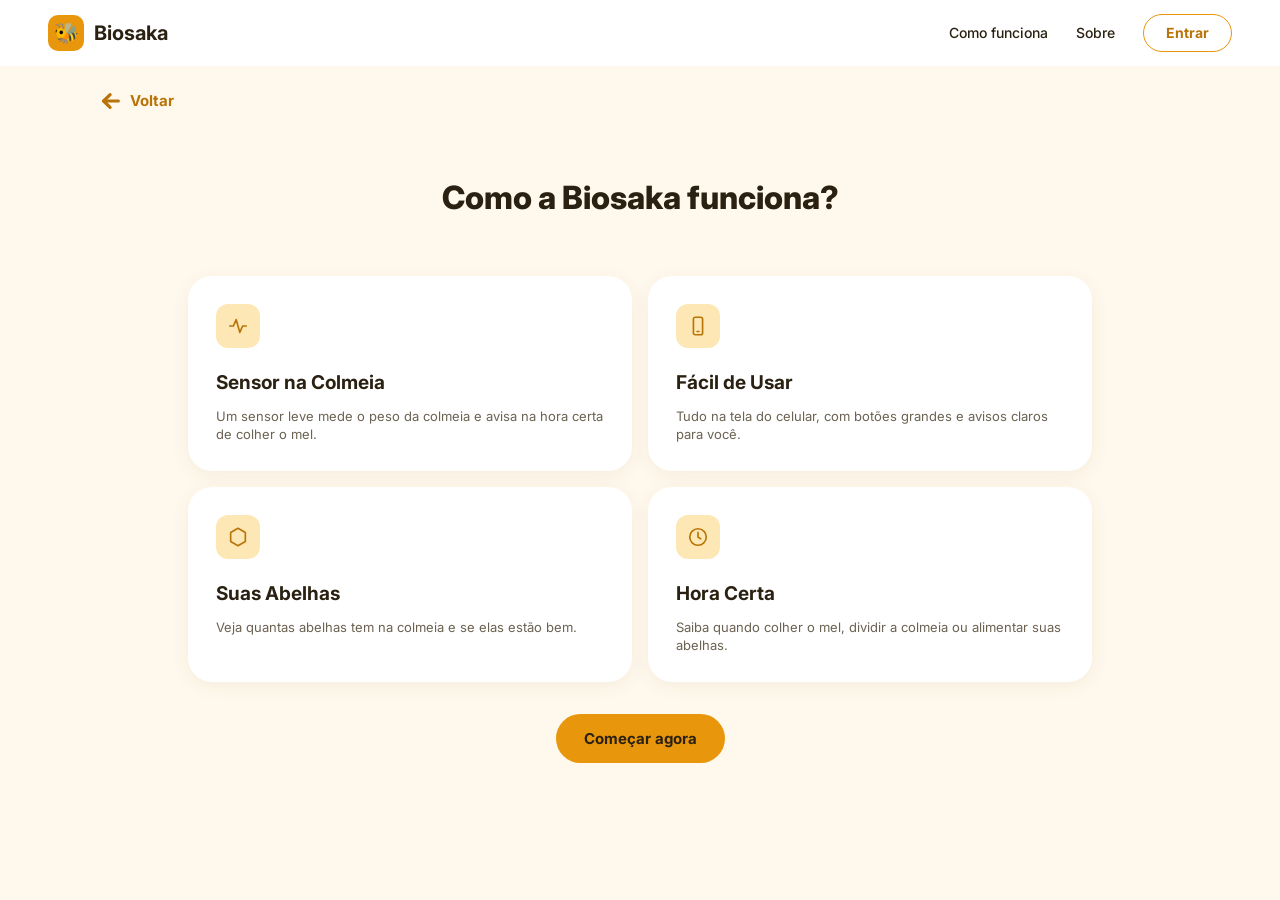
<file: frontend/como-funciona.html>
<!DOCTYPE html>
<html lang="pt-BR">

<head>
  <meta charset="UTF-8">
  <meta name="viewport" content="width=device-width, initial-scale=1.0">
  <title>Biosaka - Como a Biosaka funciona</title>

  <link rel="preconnect" href="https://fonts.googleapis.com">
  <link rel="preconnect" href="https://fonts.gstatic.com" crossorigin>
  <link href="https://fonts.googleapis.com/css2?family=Inter:wght@400;500;700;800&display=swap" rel="stylesheet">

  <link rel="stylesheet" href="css/base.css">

  <link rel="stylesheet" href="css/como-funciona.css">
</head>

<body>

  <!-- ========== CABEÇALHO ========== -->
  <header class="cabecalho">

    <a class="logo" href="index.html">
      <span class="logo-icone">🐝</span>
      Biosaka
    </a>

    <nav class="menu">
      <a href="como-funciona.html">Como funciona</a>
      <a href="sobre.html">Sobre</a>
      <a class="botao-contorno" href="login.html">Entrar</a>
    </nav>

  </header>

  <!-- ========== BOTÃO DE VOLTAR ========== -->
  <div class="voltar-barra">
    <a class="voltar" href="index.html" data-voltar>
      <svg width="22" height="22" viewBox="0 0 24 24" fill="none" stroke="currentColor" stroke-width="3.5" stroke-linecap="round" stroke-linejoin="round" aria-hidden="true"><path d="M20 12H4" /><path d="M11 5l-7 7 7 7" /></svg>
      Voltar
    </a>
  </div>


  <main class="pagina">

    <!-- ========== TÍTULO DA PÁGINA ========== -->
    <h1>Como a Biosaka funciona?</h1>

    <!-- ========== CARDS EXPLICATIVOS ========== -->
    <section class="passos">

      <article class="passo">
        <div class="passo-icone">
          <svg width="22" height="22" viewBox="0 0 24 24" fill="none" stroke="currentColor" stroke-width="1.8" stroke-linecap="round" stroke-linejoin="round" aria-hidden="true">
            <polyline points="3 12 7 12 10 5 14 19 17 12 21 12" />
          </svg>
        </div>
        <h2>Sensor na Colmeia</h2>
        <p>Um sensor leve mede o peso da colmeia e avisa na hora certa de colher o mel.</p>
      </article>

      <article class="passo">
        <div class="passo-icone">
          <svg width="22" height="22" viewBox="0 0 24 24" fill="none" stroke="currentColor" stroke-width="1.8" stroke-linecap="round" stroke-linejoin="round" aria-hidden="true">
            <rect x="7" y="2.5" width="10" height="19" rx="2" />
            <line x1="11" y1="18" x2="13" y2="18" />
          </svg>
        </div>
        <h2>Fácil de Usar</h2>
        <p>Tudo na tela do celular, com botões grandes e avisos claros para você.</p>
      </article>

      <article class="passo">
        <div class="passo-icone">
          <svg width="22" height="22" viewBox="0 0 24 24" fill="none" stroke="currentColor" stroke-width="1.8" stroke-linecap="round" stroke-linejoin="round" aria-hidden="true">
            <path d="M12 2.5l8 4.5v10l-8 4.5-8-4.5V7z" />
          </svg>
        </div>
        <h2>Suas Abelhas</h2>
        <p>Veja quantas abelhas tem na colmeia e se elas estão bem.</p>
      </article>

      <article class="passo">
        <div class="passo-icone">
          <svg width="22" height="22" viewBox="0 0 24 24" fill="none" stroke="currentColor" stroke-width="1.8" stroke-linecap="round" stroke-linejoin="round" aria-hidden="true">
            <circle cx="12" cy="12" r="9" />
            <polyline points="12 7 12 12 15 14" />
          </svg>
        </div>
        <h2>Hora Certa</h2>
        <p>Saiba quando colher o mel, dividir a colmeia ou alimentar suas abelhas.</p>
      </article>

    </section>

    <!-- ========== BOTÃO FINAL ========== -->
    <div class="chamada">
      <a class="botao" href="login.html">Começar agora</a>
    </div>

  </main>

  <script src="js/voltar.js"></script>

</body>

</html>
</file>
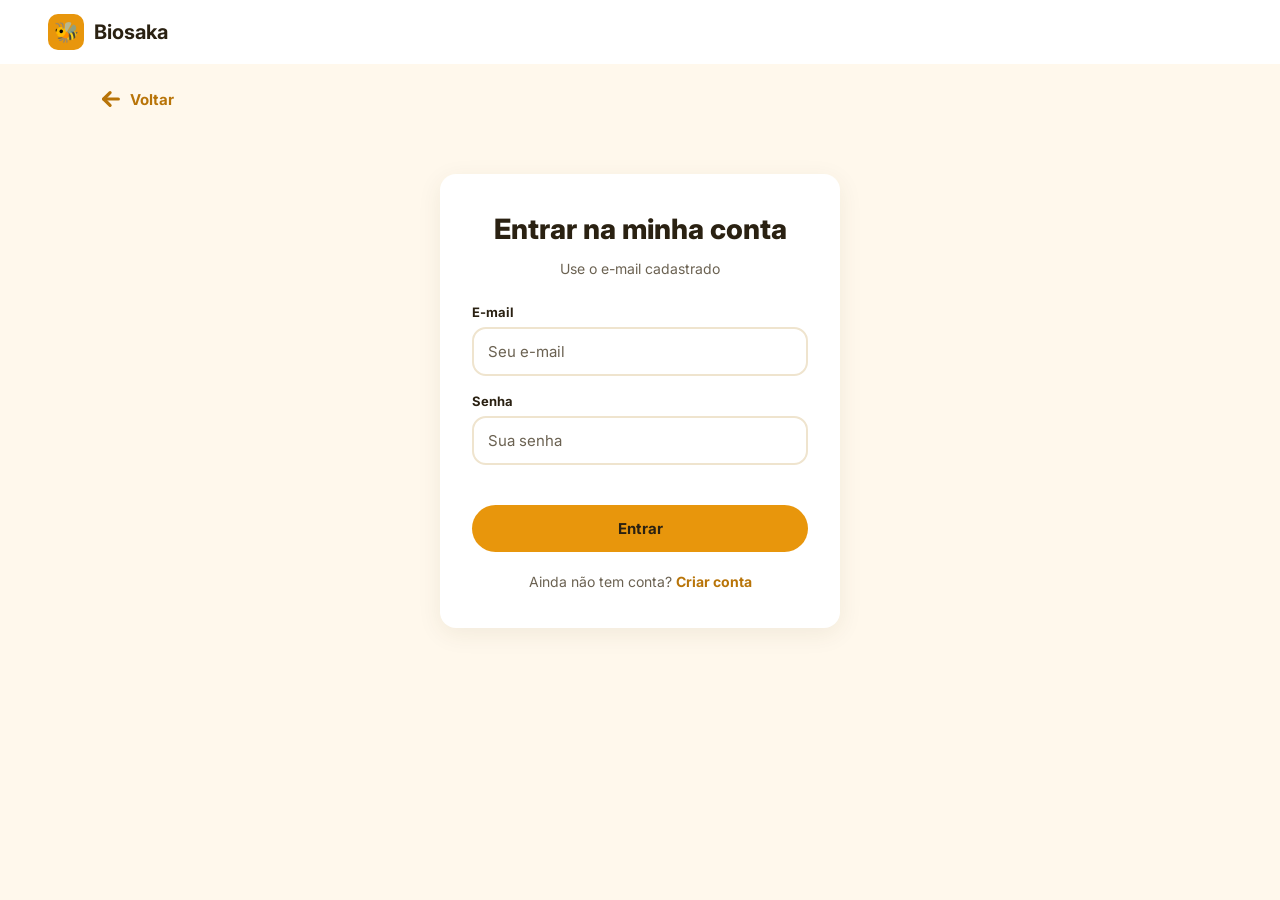
<file: frontend/login.html>
<!DOCTYPE html>
<html lang="pt-BR">

<head>
  <meta charset="UTF-8">
  <meta name="viewport" content="width=device-width, initial-scale=1.0">
  <title>Biosaka - Entrar</title>

  <link rel="preconnect" href="https://fonts.googleapis.com">
  <link rel="preconnect" href="https://fonts.gstatic.com" crossorigin>
  <link href="https://fonts.googleapis.com/css2?family=Inter:wght@400;500;700;800&display=swap" rel="stylesheet">

  <link rel="stylesheet" href="css/base.css">

  <link rel="stylesheet" href="css/auth.css">
</head>

<body>

  <!-- ========== CABEÇALHO ========== -->
  <header class="cabecalho">

    <a class="logo" href="index.html">
      <span class="logo-icone">🐝</span>
      Biosaka
    </a>

  </header>

  <!-- ========== BOTÃO DE VOLTAR ========== -->
  <div class="voltar-barra">
    <a class="voltar" href="index.html" data-voltar>
      <svg width="22" height="22" viewBox="0 0 24 24" fill="none" stroke="currentColor" stroke-width="3.5" stroke-linecap="round" stroke-linejoin="round" aria-hidden="true"><path d="M20 12H4" /><path d="M11 5l-7 7 7 7" /></svg>
      Voltar
    </a>
  </div>


  <main class="auth">

    <!-- ========== FORMULÁRIO DE LOGIN ========== -->
    <section class="auth-cartao">
      <h1>Entrar na minha conta</h1>
      <p class="auth-subtitulo">Use o e-mail cadastrado</p>

      <p class="auth-aviso" id="aviso" hidden role="status">Conta criada com sucesso! Entre para continuar.</p>

      <form id="form" novalidate>

        <label for="email">E-mail</label>
        <input id="email" type="text" inputmode="email" placeholder="Seu e-mail" autocomplete="username">
        <p class="erro" id="erro-email"></p>

        <label for="senha">Senha</label>
        <input id="senha" type="password" placeholder="Sua senha" autocomplete="current-password">
        <p class="erro" id="erro-senha"></p>

        <p class="erro erro-geral" id="erro-geral"></p>

        <button class="botao" type="submit" id="entrar">Entrar</button>
      </form>

      <p class="auth-rodape">Ainda não tem conta? <a href="cadastro.html">Criar conta</a></p>
    </section>

  </main>

  <script src="js/voltar.js"></script>

  <script src="js/auth.js"></script>

  <script src="js/api.js"></script>

  <script src="js/login.js"></script>

</body>

</html>
</file>
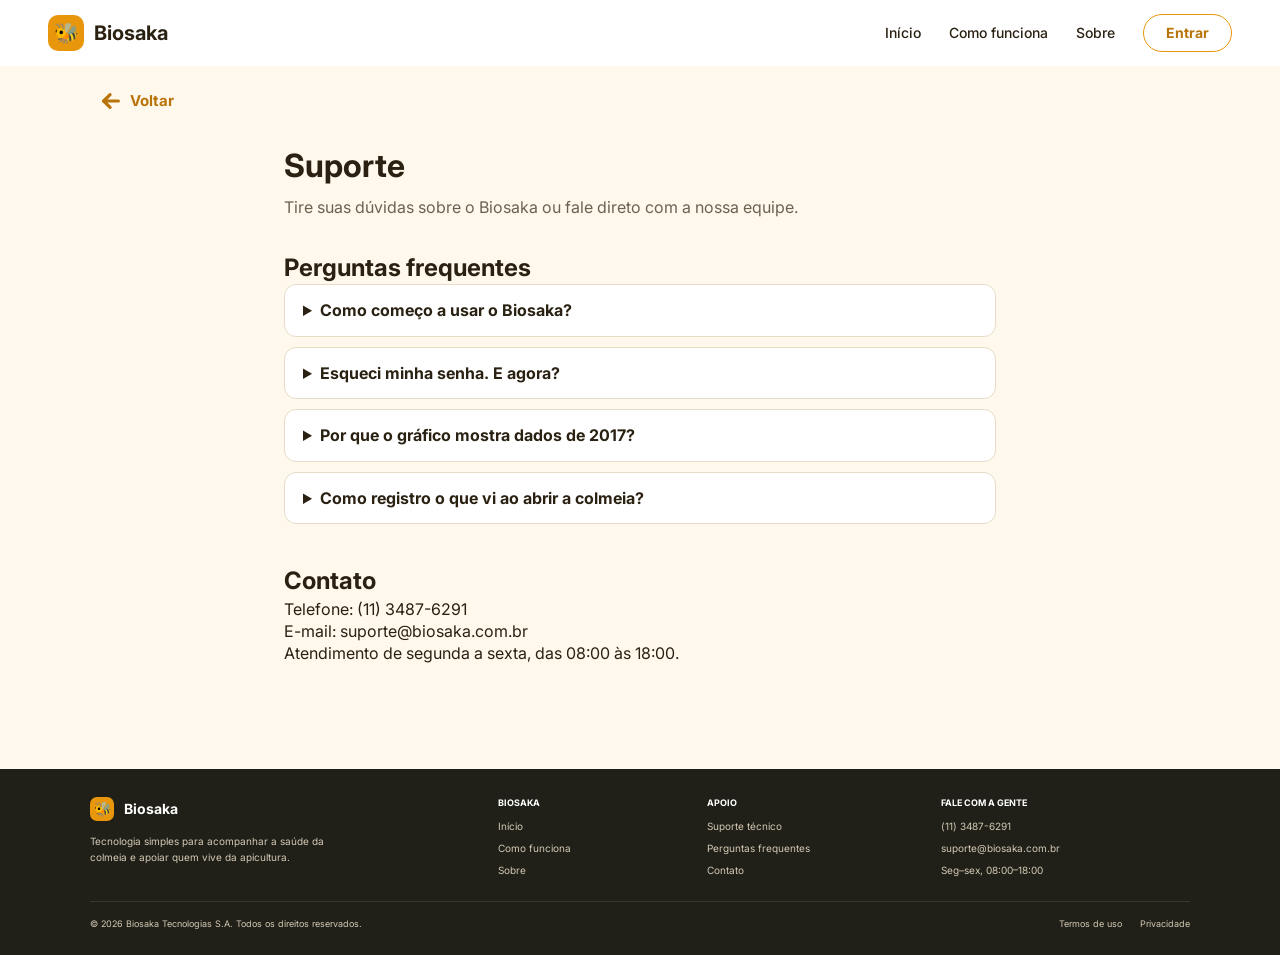
<file: frontend/suporte.html>
<!DOCTYPE html>
<html lang="pt-BR">

<head>
  <meta charset="UTF-8">
  <meta name="viewport" content="width=device-width, initial-scale=1.0">
  <meta name="description" content="Suporte Biosaka: perguntas frequentes e contato com a equipe.">
  <title>Biosaka - Suporte</title>

  <link rel="preconnect" href="https://fonts.googleapis.com">
  <link rel="preconnect" href="https://fonts.gstatic.com" crossorigin>
  <link href="https://fonts.googleapis.com/css2?family=Inter:wght@400;500;700;800&display=swap" rel="stylesheet">

  <link rel="stylesheet" href="css/base.css">
  <link rel="stylesheet" href="css/sobre.css">
  <link rel="stylesheet" href="css/suporte.css">
</head>

<body>

  <!-- ========== CABEÇALHO ========== -->
  <header class="cabecalho">
    <a class="logo" href="index.html">
      <span class="logo-icone" aria-hidden="true">🐝</span>
      Biosaka
    </a>

    <nav class="menu" aria-label="Navegação principal">
      <a href="index.html">Início</a>
      <a href="como-funciona.html">Como funciona</a>
      <a href="sobre.html">Sobre</a>
      <a class="botao-contorno" href="login.html">Entrar</a>
    </nav>
  </header>

  <!-- ========== BOTÃO DE VOLTAR ========== -->
  <div class="voltar-barra">
    <a class="voltar" href="index.html" data-voltar>
      <svg width="22" height="22" viewBox="0 0 24 24" fill="none" stroke="currentColor" stroke-width="3.5" stroke-linecap="round" stroke-linejoin="round" aria-hidden="true"><path d="M20 12H4" /><path d="M11 5l-7 7 7 7" /></svg>
      Voltar
    </a>
  </div>


  <main class="suporte">
    <h1>Suporte</h1>
    <p class="suporte-intro">Tire suas dúvidas sobre o Biosaka ou fale direto com a nossa equipe.</p>

    <!-- ========== PERGUNTAS FREQUENTES ========== -->
    <section id="faq" aria-labelledby="titulo-faq">
      <h2 id="titulo-faq">Perguntas frequentes</h2>

      <details>
        <summary>Como começo a usar o Biosaka?</summary>
        <p>Crie sua conta, entre com seu e-mail e senha, cadastre o seu primeiro apiário (o local das colmeias) e depois cadastre as colmeias desse apiário.</p>
      </details>

      <details>
        <summary>Esqueci minha senha. E agora?</summary>
        <p>Por enquanto a troca de senha é feita pela equipe. Escreva para o e-mail abaixo usando o endereço cadastrado.</p>
      </details>

      <details>
        <summary>Por que o gráfico mostra dados de 2017?</summary>
        <p>Nesta demonstração, as leituras de peso vêm de um conjunto público de dados de colmeias reais coletado em 2017.</p>
      </details>

      <details>
        <summary>Como registro o que vi ao abrir a colmeia?</summary>
        <p>Abra os detalhes da colmeia e preencha o formulário de inspeção: força do enxame, postura, reserva de alimento e observações.</p>
      </details>
    </section>

    <!-- ========== CONTATO ========== -->
    <section id="contato" aria-labelledby="titulo-contato">
      <h2 id="titulo-contato">Contato</h2>
      <p>Telefone: <a href="tel:+551134876291">(11) 3487-6291</a></p>
      <p>E-mail: <a href="mailto:suporte@biosaka.com.br">suporte@biosaka.com.br</a></p>
      <p>Atendimento de segunda a sexta, das 08:00 às 18:00.</p>
    </section>
  </main>

  <!-- ========== RODAPÉ ========== -->
  <footer class="rodape">
    <div class="rodape-superior">
      <div class="rodape-marca">
        <a class="logo logo-rodape" href="index.html"><span class="logo-icone" aria-hidden="true">🐝</span>Biosaka</a>
        <p>Tecnologia simples para acompanhar a saúde da colmeia e apoiar quem vive da apicultura.</p>
      </div>
      <div class="rodape-coluna">
        <strong>Biosaka</strong>
        <a href="index.html">Início</a>
        <a href="como-funciona.html">Como funciona</a>
        <a href="sobre.html">Sobre</a>
      </div>
      <div class="rodape-coluna">
        <strong>Apoio</strong>
        <a href="suporte.html">Suporte técnico</a>
        <a href="suporte.html#faq">Perguntas frequentes</a>
        <a href="suporte.html#contato">Contato</a>
      </div>
      <div class="rodape-coluna">
        <strong>Fale com a gente</strong>
        <a href="tel:+551134876291">(11) 3487-6291</a>
        <a href="mailto:suporte@biosaka.com.br">suporte@biosaka.com.br</a>
        <span>Seg–sex, 08:00–18:00</span>
      </div>
    </div>
    <div class="rodape-inferior">
      <span>© 2026 Biosaka Tecnologias S.A. Todos os direitos reservados.</span>
      <div><a href="#">Termos de uso</a><a href="#">Privacidade</a></div>
    </div>
  </footer>

  <script src="js/voltar.js"></script>

</body>
</html>
</file>
<file: frontend/css/base.css>
/* Biosaka - Estilos compartilhados */


/* ---------- Cores do projeto ---------- */
:root {
  --ambar: #E8960C;
  --escuro: #B87408;
  --texto: #2A2112;
  --suave: #6B6252;
  --borda: #EFE4CE;
  --verde: #2E7D4F;
  --creme: #FFF8EC;
  --amarelo-claro: #FEF1D0;
  --amarelo-icone: #FDE8B5;
}


/* ---------- Configurações gerais ---------- */
* {
  box-sizing: border-box;
}

body {
  margin: 0;
  font-family: "Inter", system-ui, sans-serif;
  background: var(--creme);
  color: var(--texto);
  line-height: 1.4;
}

html {
  scroll-behavior: smooth;
}

a {
  text-decoration: none;
  color: inherit;
}

h1,
h2,
h3,
p {
  margin: 0;
}


/* ---------- Botões ---------- */
.botao {
  display: inline-block;
  background: var(--ambar);
  color: var(--texto);
  font-weight: 700;
  font-size: 15px;
  padding: 14px 28px;
  border-radius: 999px;
  transition: background .2s;
}

.botao:hover {
  background: var(--escuro);
  color: #fff;
}

.botao-contorno {
  border: 1.5px solid var(--ambar);
  color: var(--escuro);
  font-weight: 700;
  padding: 8px 22px;
  border-radius: 999px;
  transition: background .2s;
}

.botao-contorno:hover {
  background: var(--amarelo-claro);
}


/* ---------- Cabeçalho ---------- */
.cabecalho {
  background: #fff;
  padding: 14px 48px;
  display: flex;
  align-items: center;
  justify-content: space-between;
}

.logo {
  display: flex;
  align-items: center;
  gap: 10px;
  font-weight: 700;
  font-size: 20px;
}

.logo-icone {
  width: 36px;
  height: 36px;
  border-radius: 10px;
  background: var(--ambar);
  display: grid;
  place-items: center;
  font-size: 20px;
}

.menu {
  display: flex;
  align-items: center;
  gap: 28px;
  font-size: 14px;
  font-weight: 500;
}


/* ---------- Botão de voltar (todas as páginas, exceto a Home) ---------- */
.voltar-barra {
  padding: 16px max(48px, calc((100% - 1100px) / 2)) 0;
}

.voltar {
  display: inline-flex;
  align-items: center;
  gap: 8px;
  font-size: 15px;
  font-weight: 700;
  color: var(--escuro);
  padding: 8px 14px 8px 10px;
  border-radius: 999px;
  transition: background .2s;
}

.voltar:hover {
  background: var(--amarelo-claro);
}

/* Seta grossa: o traço (stroke-width) é definido no próprio SVG */
.voltar svg {
  flex: none;
}


/* ---------- Celular: cabeçalho mais compacto ---------- */
@media (max-width: 700px) {
  .cabecalho {
    padding: 12px 20px;
  }

  .menu {
    gap: 12px;
    font-size: 13px;
    white-space: nowrap;
  }

  .botao-contorno {
    padding: 7px 14px;
  }

  .voltar-barra {
    padding: 12px 14px 0;
  }
}


/* ---------- Celular pequeno: some o link "Sobre" para caber ---------- */
@media (max-width: 400px) {
  .menu a[href$="#sobre"] {
    display: none;
  }
}
</file>
<file: frontend/css/home.css>
/* Biosaka - Estilos da página inicial */


/* ---------- Seção 1: apresentação ---------- */
.hero {
  max-width: 1100px;
  margin: 0 auto;
  padding: 64px 48px 72px;
  display: grid;
  grid-template-columns: 1fr 1fr;
  align-items: center;
  gap: 48px;
}

.selo {
  display: flex;
  align-items: center;
  gap: 8px;
  color: var(--verde);
  font-size: 12px;
  font-weight: 700;
  margin-bottom: 18px;
}

.selo-ponto {
  width: 8px;
  height: 8px;
  border-radius: 50%;
  background: var(--verde);
}

.hero h1 {
  font-size: 44px;
  font-weight: 800;
  line-height: 1.1;
  text-transform: uppercase;
  margin-bottom: 20px;
}

.hero-descricao {
  color: var(--suave);
  font-size: 18px;
  max-width: 400px;
  margin-bottom: 28px;
}

.hero-imagem {
  background: var(--amarelo-claro);
  border-radius: 28px;
  min-height: 340px;
  display: grid;
  place-items: center;
  color: var(--escuro);
}


/* ---------- Seção 2: benefícios ---------- */
.beneficios {
  max-width: 1100px;
  margin: 0 auto;
  padding: 0 48px 80px;
}

.beneficios-etiqueta {
  color: var(--escuro);
  font-size: 11px;
  font-weight: 700;
  text-transform: uppercase;
  margin-bottom: 6px;
}

.beneficios h2 {
  font-size: 28px;
  font-weight: 800;
  margin-bottom: 24px;
}

.beneficios-grade {
  display: grid;
  grid-template-columns: repeat(4, 1fr);
  gap: 16px;
}

.beneficio {
  background: #fff;
  border: 1px solid var(--borda);
  border-radius: 16px;
  padding: 22px;
}

.beneficio-icone {
  width: 40px;
  height: 40px;
  border-radius: 10px;
  background: var(--amarelo-icone);
  color: var(--escuro);
  display: grid;
  place-items: center;
  margin-bottom: 20px;
}

.beneficio h3 {
  font-size: 15px;
  font-weight: 800;
  text-transform: uppercase;
  margin-bottom: 8px;
}

.beneficio p {
  color: var(--suave);
  font-size: 13px;
}


/* ---------- Tablet: benefícios em 2 colunas ---------- */
@media (max-width: 900px) {
  .beneficios-grade {
    grid-template-columns: repeat(2, 1fr);
  }
}


/* ---------- Celular: tudo em 1 coluna ---------- */
@media (max-width: 700px) {
  .hero {
    grid-template-columns: 1fr;
    padding: 40px 20px;
  }

  .hero h1 {
    font-size: 34px;
  }

  .hero-imagem {
    min-height: 240px;
  }

  .beneficios {
    padding: 0 20px 56px;
  }

  .beneficios-grade {
    grid-template-columns: 1fr;
  }
}


/* ---------- Carrossel de imagens do hero ---------- */
.hero-imagem {
  position: relative;
  overflow: hidden;
}

.carrossel {
  position: absolute;
  inset: 0;
}

.carrossel-slide {
  position: absolute;
  inset: 0;
  opacity: 0;
  transition: opacity .6s ease;
  pointer-events: none;
}

.carrossel-slide.ativo {
  opacity: 1;
  pointer-events: auto;
}

.carrossel-slide svg {
  width: 100%;
  height: 100%;
  display: block;
}

.carrossel-seta {
  position: absolute;
  top: 50%;
  transform: translateY(-50%);
  width: 40px;
  height: 40px;
  border: 0;
  border-radius: 50%;
  background: rgba(255, 255, 255, .9);
  color: var(--escuro);
  display: grid;
  place-items: center;
  cursor: pointer;
  box-shadow: 0 2px 8px rgba(80, 60, 20, .2);
}

.carrossel-seta:hover {
  background: #fff;
  color: var(--texto);
}

.carrossel-anterior { left: 12px; }
.carrossel-proximo { right: 12px; }

.carrossel-pontos {
  position: absolute;
  left: 0;
  right: 0;
  bottom: 14px;
  display: flex;
  justify-content: center;
  gap: 8px;
}

.carrossel-ponto {
  width: 10px;
  height: 10px;
  padding: 0;
  border: 0;
  border-radius: 50%;
  background: rgba(42, 33, 18, .3);
  cursor: pointer;
}

.carrossel-ponto.ativo {
  background: var(--escuro);
  width: 24px;
  border-radius: 999px;
}

.carrossel-seta:focus-visible,
.carrossel-ponto:focus-visible {
  outline: 3px solid var(--verde);
  outline-offset: 2px;
}

@media (prefers-reduced-motion: reduce) {
  .carrossel-slide {
    transition: none;
  }
}


/* ---------- Fotos reais do carrossel ---------- */
.carrossel-foto {
  position: absolute;
  inset: 0;
  width: 100%;
  height: 100%;
  object-fit: cover;
  display: block;
}

.carrossel-credito {
  position: absolute;
  top: 12px;
  left: 12px;
  max-width: calc(100% - 24px);
  padding: 4px 10px;
  border-radius: 999px;
  background: rgba(42, 33, 18, .55);
  color: #fff;
  font-size: 11px;
  font-weight: 500;
  white-space: nowrap;
  overflow: hidden;
  text-overflow: ellipsis;
}
</file>
<file: frontend/css/auth.css>
/* Biosaka - Estilos das páginas de login e criação de conta */


/* ---------- Cor extra usada nas mensagens de erro ---------- */
:root {
  --vermelho: #C0392B;
}


/* ---------- Posição do cartão na página ---------- */
.auth {
  display: flex;
  justify-content: center;
  padding: 56px 20px 72px;
}

.auth-cartao {
  width: 100%;
  max-width: 400px;
  background: #fff;
  border-radius: 16px;
  padding: 36px 32px;
  box-shadow: 0 6px 24px rgba(80, 60, 20, .08);
}

.auth-cartao h1 {
  text-align: center;
  font-size: 28px;
  font-weight: 800;
  margin-bottom: 10px;
}

.auth-subtitulo {
  text-align: center;
  color: var(--suave);
  font-size: 14px;
  margin-bottom: 24px;
}


/* ---------- Aviso de conta criada ---------- */
.auth-aviso {
  background: #E6F4EA;
  color: var(--verde);
  font-size: 14px;
  font-weight: 700;
  border-radius: 10px;
  padding: 12px 14px;
  margin-bottom: 20px;
}


/* ---------- Campos do formulário ---------- */
label {
  display: block;
  font-size: 13px;
  font-weight: 700;
  margin: 16px 0 6px;
}

input {
  width: 100%;
  font-family: inherit;
  font-size: 15px;
  color: var(--texto);
  padding: 13px 14px;
  border: 2px solid var(--borda);
  border-radius: 14px;
  background: #fff;
}

input::placeholder {
  color: var(--suave);
}

input:focus {
  outline: 0;
  border-color: var(--ambar);
}

[aria-invalid] {
  border-color: var(--vermelho);
}

.erro {
  color: var(--vermelho);
  font-size: 13px;
  font-weight: 600;
  margin-top: 6px;
}

.erro-geral {
  text-align: center;
  margin-top: 16px;
}


/* ---------- Botão de enviar ---------- */
button.botao {
  width: 100%;
  margin-top: 24px;
  border: 0;
  font-family: inherit;
  cursor: pointer;
}


/* ---------- Link entre login e cadastro ---------- */
.auth-rodape {
  text-align: center;
  color: var(--suave);
  font-size: 14px;
  margin-top: 20px;
}

.auth-rodape a {
  color: var(--escuro);
  font-weight: 700;
}

.auth-rodape a:hover {
  text-decoration: underline;
}


/* ---------- Elementos escondidos ---------- */
[hidden] {
  display: none !important;
}


/* ---------- Celular ---------- */
@media (max-width: 700px) {
  .auth {
    padding: 32px 16px 48px;
  }

  .auth-cartao {
    padding: 28px 20px;
  }
}
</file>
<file: frontend/css/colmeias.css>
/* Biosaka - Estilos da tela de colmeias */


/* ---------- Cores do projeto ---------- */
:root {
  --ambar: #E8960C;
  --escuro: #B87408;
  --suave: #6B6252;
  --borda: #E6DCC8;
  --verde: #2E7D4F;
  --vermelho: #C0392B;
}


/* ---------- Configurações gerais ---------- */
* {
  box-sizing: border-box;
}

body {
  margin: 0;
  font: 18px/1.4 "Inter", system-ui, sans-serif;
  background: #FFF8EC;
  color: #2A2112;
}

header {
  background: #fff;
  border-bottom: 1px solid var(--borda);
  padding: 14px 24px;
  display: flex;
  justify-content: space-between;
  font-weight: 700;
}

header a {
  color: inherit;
  text-decoration: none;
}

main {
  max-width: 1040px;
  margin: 0 auto;
  padding: 32px 24px 64px;
}

h1 {
  margin: 0 0 4px;
  font-size: 34px;
}

.suave {
  color: var(--suave);
  margin: 0 0 24px;
}


/* ---------- Botões ---------- */
button,
.botao-link {
  font: inherit;
  font-weight: 700;
  border: 0;
  border-radius: 12px;
  padding: 14px 24px;
  min-height: 52px;
  cursor: pointer;
  display: inline-flex;
  align-items: center;
  justify-content: center;
  gap: 10px;
}

.primario {
  background: var(--ambar);
  color: #fff;
}

.primario:hover:not(:disabled) {
  background: var(--escuro);
}

.secundario {
  background: none;
  color: var(--escuro);
  box-shadow: inset 0 0 0 2px var(--ambar);
}

.secundario:hover {
  background: #FEF1D0;
}

.botao-link {
  text-decoration: none;
}

.link {
  background: none;
  color: var(--suave);
  padding: 8px 0;
  min-height: 0;
}

/* Botão/link de voltar com seta grossa (o traço é definido no SVG) */
.voltar {
  display: inline-flex;
  align-items: center;
  gap: 8px;
  background: none;
  color: var(--escuro);
  font: inherit;
  font-size: 16px;
  font-weight: 700;
  padding: 8px 14px 8px 8px;
  min-height: 0;
  margin-bottom: 16px;
  border: 0;
  border-radius: 999px;
  cursor: pointer;
  text-decoration: none;
}

.voltar:hover {
  background: #FEF1D0;
}

.voltar svg {
  flex: none;
}

button:disabled {
  opacity: .7;
  cursor: not-allowed;
}


/* ---------- Tela 1: listagem ---------- */
.barra {
  display: flex;
  justify-content: flex-end;
  gap: 12px;
  margin-bottom: 24px;
}

.grade {
  display: grid;
  grid-template-columns: repeat(2, 1fr);
  gap: 20px;
}

.card,
.vazio,
.form {
  background: #fff;
  border-radius: 16px;
  padding: 24px;
  box-shadow: 0 2px 10px rgba(80, 60, 20, .08);
}

.card h2 {
  margin: 0;
  font-size: 24px;
}

.card small {
  color: var(--escuro);
  font-size: 16px;
}

.card p {
  margin: 6px 0 18px;
  color: var(--suave);
  font-size: 15px;
}


/* ---------- Status da colmeia ---------- */
.status {
  border-radius: 10px;
  padding: 12px 14px;
  font-weight: 700;
  font-size: 16px;
}

.pronta {
  background: #E6F4EA;
  color: var(--verde);
}

.aguardar {
  background: #FBE9E7;
  color: var(--vermelho);
}

.sem-dados {
  background: #EEEAE2;
  color: var(--suave);
}


/* ---------- Carregamento da lista com cards esqueleto ---------- */
.sk {
  height: 22px;
  border-radius: 8px;
  margin-bottom: 14px;
  background: linear-gradient(90deg, #eee6d6 25%, #f7f1e4 50%, #eee6d6 75%);
  background-size: 200% 100%;
  animation: brilho 1.2s infinite;
}

@keyframes brilho {
  to {
    background-position: -200% 0;
  }
}


/* ---------- Estado vazio ---------- */
.vazio {
  text-align: center;
  padding: 48px 24px;
  grid-column: 1 / -1;
}


/* ---------- Tela 2: formulário ---------- */
.form {
  max-width: 520px;
  margin: 0 auto;
  padding: 32px;
}

label {
  display: block;
  font-weight: 700;
  margin: 20px 0 6px;
}

input,
select {
  width: 100%;
  font: inherit;
  padding: 13px 14px;
  border: 2px solid var(--borda);
  border-radius: 10px;
}

input:focus,
select:focus {
  outline: 0;
  border-color: var(--ambar);
}

[aria-invalid] {
  border-color: var(--vermelho);
}

.erro {
  color: var(--vermelho);
  font-size: 15px;
  font-weight: 600;
  margin: 6px 0 0;
}

.acoes {
  display: flex;
  flex-direction: column;
  gap: 8px;
  margin-top: 28px;
}


/* ---------- Spinner do botão "Salvando..." ---------- */
.spinner {
  width: 20px;
  height: 20px;
  border-radius: 50%;
  border: 3px solid rgba(255, 255, 255, .45);
  border-top-color: #fff;
  animation: gira .7s linear infinite;
}

@keyframes gira {
  to {
    transform: rotate(360deg);
  }
}


/* ---------- Mensagem de sucesso ou erro ---------- */
#toast {
  position: fixed;
  top: 80px;
  right: 20px;
  padding: 16px 20px;
  border-radius: 12px;
  color: #fff;
  font-weight: 700;
  box-shadow: 0 8px 24px rgba(0, 0, 0, .18);
}


/* ---------- Elementos escondidos ---------- */
[hidden] {
  display: none !important;
}


/* ---------- Celular: lista em 1 coluna ---------- */
@media (max-width: 700px) {
  .grade {
    grid-template-columns: 1fr;
  }
}


/* ---------- Próximo passo (com data sugerida) ---------- */
.proximo {
  color: var(--suave);
}

.proximo strong {
  color: #2A2112;
}

/* Cards com a mesma altura: "Ver detalhes" fica sempre no rodapé do card */
.card {
  display: flex;
  flex-direction: column;
}

.card .botao-link {
  margin-top: auto;
}

.card .botao-link + button {
  margin-top: 8px;
}
</file>
<file: frontend/css/como-funciona.css>
/* Biosaka - Estilos da página "Como a Biosaka funciona" */


/* ---------- Conteúdo da página ---------- */
.pagina {
  max-width: 1000px;
  margin: 0 auto;
  padding: 56px 48px 72px;
}

.pagina h1 {
  text-align: center;
  font-size: 32px;
  font-weight: 800;
  margin-bottom: 56px;
}


/* ---------- Cards explicativos ---------- */
.passos {
  display: grid;
  grid-template-columns: repeat(2, 1fr);
  gap: 16px;
}

.passo {
  background: #fff;
  border-radius: 24px;
  padding: 28px;
  min-height: 190px;
  box-shadow: 0 4px 20px rgba(80, 60, 20, .06);
}

.passo-icone {
  width: 44px;
  height: 44px;
  border-radius: 12px;
  background: var(--amarelo-icone);
  color: var(--escuro);
  display: grid;
  place-items: center;
  margin-bottom: 22px;
}

.passo h2 {
  font-size: 19px;
  font-weight: 700;
  margin-bottom: 10px;
}

.passo p {
  color: var(--suave);
  font-size: 13px;
  max-width: 420px;
}


/* ---------- Botão final centralizado ---------- */
.chamada {
  text-align: center;
  margin-top: 32px;
}


/* ---------- Celular ---------- */
@media (max-width: 700px) {
  .pagina {
    padding: 36px 20px 56px;
  }

  .pagina h1 {
    font-size: 26px;
    margin-bottom: 32px;
  }

  .passos {
    grid-template-columns: 1fr;
  }

  .passo {
    min-height: 0;
  }
}
</file>
<file: frontend/css/sobre.css>
/* Biosaka - Estilos da página Sobre */

/* ---------- Navegação ---------- */
.menu-ativo {
  color: var(--escuro);
  font-weight: 800;
  position: relative;
}
.menu-ativo::after {
  content: "";
  position: absolute;
  left: 0;
  right: 0;
  bottom: -20px;
  height: 2px;
  background: var(--ambar);
}

/* ---------- Elementos compartilhados da página ---------- */
.etiqueta {
  color: var(--escuro);
  font-size: 11px;
  font-weight: 800;
  text-transform: uppercase;
  letter-spacing: .02em;
  margin-bottom: 8px;
}
.selo {
  display: flex;
  align-items: center;
  gap: 8px;
  color: var(--verde);
  font-size: 12px;
  font-weight: 700;
  margin-bottom: 18px;
}
.selo-ponto {
  width: 8px;
  height: 8px;
  border-radius: 50%;
  background: var(--verde);
}

/* ---------- 1. Hero ---------- */
.sobre-hero {
  background: var(--creme);
  padding: 52px max(48px, calc((100% - 1100px) / 2)) 56px;
  display: grid;
  grid-template-columns: 1fr 1fr;
  align-items: center;
  gap: 48px;
  min-height: 465px;
}
.sobre-hero-conteudo h1 {
  max-width: 500px;
  font-size: clamp(34px, 3.8vw, 44px);
  font-weight: 800;
  line-height: 1.04;
  text-transform: uppercase;
  margin-bottom: 18px;
}
.sobre-hero-descricao {
  color: var(--suave);
  max-width: 460px;
  font-size: 15px;
  line-height: 1.55;
  margin-bottom: 25px;
}
.sobre-acoes {
  display: flex;
  align-items: center;
  flex-wrap: wrap;
  gap: 14px;
}
.sobre-acoes .botao {
  padding: 12px 20px;
  font-size: 13px;
}
.sobre-acoes .botao span { margin-left: 8px; }
.link-secundario {
  color: var(--escuro);
  font-size: 11px;
  font-weight: 800;
}
.link-secundario:hover { text-decoration: underline; }
.link-secundario span { margin-left: 4px; }
.sobre-hero-visual {
  position: relative;
  min-width: 0;
  height: 360px;
  border-radius: 22px;
  overflow: visible;
  background: var(--amarelo-claro);
}
.sobre-hero-visual > img {
  display: block;
  width: 100%;
  height: 100%;
  object-fit: cover;
  border-radius: 22px;
}
.cartao-dado {
  position: absolute;
  left: 18px;
  bottom: 18px;
  display: flex;
  align-items: center;
  gap: 10px;
  max-width: 290px;
  padding: 13px 16px;
  background: #fff;
  border-radius: 14px;
  box-shadow: 0 8px 28px rgba(42, 33, 18, .13);
}
.dado-icone {
  flex: 0 0 34px;
  width: 34px;
  height: 34px;
  display: grid;
  place-items: center;
  border-radius: 50%;
  background: #E6F3E9;
  color: var(--verde);
  font-size: 23px;
}
.cartao-dado strong, .cartao-dado small { display: block; }
.cartao-dado strong { font-size: 11px; margin-bottom: 2px; }
.cartao-dado small { color: var(--suave); font-size: 9px; line-height: 1.35; }

/* ---------- 2. História ---------- */
.nossa-historia {
  max-width: 1100px;
  margin: 0 auto;
  padding: 60px 48px 64px;
  display: grid;
  grid-template-columns: .95fr 1.05fr;
  gap: 48px;
  align-items: center;
  background: #fff;
}
.historia-imagem {
  position: relative;
  height: 330px;
  min-width: 0;
}
.historia-imagem > img {
  width: 100%;
  height: 100%;
  display: block;
  object-fit: cover;
  border-radius: 20px;
}
.historia-selo {
  position: absolute;
  top: 16px;
  right: 14px;
  padding: 13px 16px;
  border-radius: 14px;
  background: var(--amarelo-claro);
  box-shadow: 0 4px 14px rgba(42, 33, 18, .08);
}
.historia-selo strong { display: block; color: var(--escuro); font-size: 20px; }
.historia-selo span { display: block; font-size: 9px; line-height: 1.4; margin-top: 3px; }
.historia-texto h2 {
  max-width: 530px;
  font-size: clamp(23px, 2.5vw, 29px);
  line-height: 1.17;
  margin-bottom: 10px;
}
.historia-texto > p:not(.etiqueta) {
  color: var(--suave);
  font-size: 12px;
  line-height: 1.65;
  margin-bottom: 14px;
}
.lista-beneficios {
  list-style: none;
  display: grid;
  gap: 9px;
  padding: 0;
  margin: 17px 0 0;
}
.lista-beneficios li {
  display: flex;
  align-items: center;
  gap: 9px;
  font-size: 11px;
  font-weight: 700;
}
.lista-beneficios li span {
  flex: 0 0 19px;
  width: 19px;
  height: 19px;
  display: grid;
  place-items: center;
  border-radius: 50%;
  color: var(--verde);
  background: #E5F2E8;
  font-size: 11px;
}

/* ---------- 3. Valores ---------- */
.valores {
  background: var(--creme);
  padding: 56px max(48px, calc((100% - 1100px) / 2)) 68px;
}
.secao-cabecalho { max-width: 570px; margin-bottom: 24px; }
.secao-cabecalho h2 {
  font-size: clamp(24px, 2.7vw, 30px);
  line-height: 1.15;
  margin-bottom: 8px;
}
.secao-cabecalho > p:last-child {
  color: var(--suave);
  font-size: 12px;
  line-height: 1.6;
}
.valores-grade {
  display: grid;
  grid-template-columns: repeat(3, minmax(0, 1fr));
  gap: 16px;
}
.valor {
  padding: 20px 18px 22px;
  border: 1px solid #EEDFC5;
  border-radius: 17px;
  background: #fff;
  min-height: 165px;
}
.valor-icone, .etapa-icone {
  width: 40px;
  height: 40px;
  display: grid;
  place-items: center;
  border-radius: 12px;
  background: var(--amarelo-claro);
  color: var(--escuro);
}
.valor-icone { margin-bottom: 12px; }
.valor-icone svg, .etapa-icone svg {
  width: 20px;
  height: 20px;
  fill: none;
  stroke: currentColor;
  stroke-width: 1.7;
  stroke-linecap: round;
  stroke-linejoin: round;
}
.valor h3, .etapa h3 { font-size: 15px; font-weight: 800; margin-bottom: 7px; }
.valor p, .etapa p { color: var(--suave); font-size: 11px; line-height: 1.55; }

/* ---------- 4. Etapas da tecnologia ---------- */
.tecnologia {
  background: var(--creme);
  padding: 8px max(48px, calc((100% - 1100px) / 2)) 60px;
}
.secao-cabecalho-central { text-align: center; max-width: 610px; margin: 0 auto 28px; }
.etapas-grade {
  display: grid;
  grid-template-columns: repeat(3, minmax(0, 1fr));
  gap: 16px;
}
.etapa {
  padding: 19px 19px 16px;
  background: #fff;
  border: 1px solid var(--borda);
  border-radius: 17px;
  box-shadow: 0 5px 18px rgba(80, 60, 20, .055);
}
.etapa-topo { display: flex; align-items: center; justify-content: space-between; margin-bottom: 12px; }
.etapa-numero { color: var(--escuro); font-size: 10px; font-weight: 800; }
.etapa h3 { font-size: 16px; }
.etapa p { min-height: 52px; font-size: 11px; }
.etapa-rodape {
  display: flex;
  align-items: center;
  gap: 7px;
  border-top: 1px solid var(--borda);
  padding-top: 12px;
  margin-top: 10px;
  color: var(--verde);
  font-size: 10px;
  font-weight: 800;
}
.etapa-rodape span { color: var(--verde); font-size: 9px; font-weight: 600; }
.faixa-apoio {
  display: flex;
  align-items: center;
  gap: 12px;
  margin-top: 25px;
  padding: 13px 16px;
  border: 1px solid #C8E4D0;
  border-radius: 13px;
  background: #E7F4E9;
  color: var(--verde);
}
.apoio-icone {
  flex: 0 0 30px;
  width: 30px;
  height: 30px;
  display: grid;
  place-items: center;
  border-radius: 50%;
  background: var(--verde);
  color: #fff;
  font-size: 16px;
}
.faixa-apoio div { flex: 1; }
.faixa-apoio strong { display: block; font-size: 11px; margin-bottom: 2px; }
.faixa-apoio p { font-size: 10px; line-height: 1.4; }
.faixa-apoio > a {
  flex-shrink: 0;
  padding: 9px 14px;
  border-radius: 999px;
  background: #fff;
  color: var(--verde);
  font-size: 10px;
  font-weight: 800;
}
.faixa-apoio > a:hover { background: #D5EBDD; }

/* ---------- 5. Números e propósito ---------- */
.resumo-numeros { background: var(--verde); color: #fff; }
.numeros-conteudo {
  max-width: 1100px;
  margin: 0 auto;
  padding: 36px 48px;
  display: grid;
  grid-template-columns: 1.45fr repeat(3, 1fr);
  gap: 30px;
  align-items: center;
}
.numeros-conteudo h2 { font-size: 21px; line-height: 1.2; }
.numero strong { display: block; font-size: 23px; line-height: 1.2; margin-bottom: 5px; }
.numero span { display: block; color: #D8EADD; font-size: 10px; line-height: 1.4; }
.proposito {
  max-width: 900px;
  margin: 0 auto;
  padding: 48px 48px;
  display: grid;
  grid-template-columns: 48px 1fr;
  gap: 18px;
  align-items: center;
  background: #fff;
}
.aspas { color: var(--ambar); font-size: 68px; font-weight: 800; line-height: .8; }
.proposito h2 { font-size: clamp(19px, 2.4vw, 25px); line-height: 1.35; margin-bottom: 10px; }
.proposito p { color: var(--escuro); font-size: 11px; font-weight: 800; }

/* ---------- 6. Chamada final ---------- */
.chamada-final { background: var(--creme); padding: 48px; }
.chamada-cartao {
  position: relative;
  isolation: isolate;
  overflow: hidden;
  max-width: 1100px;
  min-height: 240px;
  margin: 0 auto;
  padding: 25px 30px 30px;
  border-radius: 20px;
  background: var(--ambar);
  text-align: center;
}
.chamada-cartao::before, .chamada-cartao::after {
  content: "";
  position: absolute;
  z-index: -1;
  width: 210px;
  height: 210px;
  border-radius: 50%;
  background: rgba(255, 231, 171, .35);
}
.chamada-cartao::before { left: -65px; top: -90px; }
.chamada-cartao::after { right: -20px; bottom: -115px; background: rgba(184, 116, 8, .16); }
.chamada-selo {
  display: inline-block;
  padding: 6px 12px;
  border-radius: 999px;
  background: rgba(255,255,255,.65);
  color: var(--escuro);
  font-size: 9px;
  font-weight: 800;
}
.chamada-cartao h2 {
  max-width: 600px;
  margin: 12px auto 13px;
  font-size: clamp(25px, 3vw, 32px);
  line-height: 1.18;
}
.chamada-cartao > p { max-width: 500px; margin: 0 auto 18px; font-size: 12px; line-height: 1.5; }
.chamada-acoes { display: flex; justify-content: center; align-items: center; gap: 12px; flex-wrap: wrap; }
.botao-claro { background: #fff; }
.botao-claro:hover { background: var(--amarelo-claro); color: var(--texto); }
.botao-transparente {
  display: inline-block;
  padding: 11px 19px;
  border: 1.5px solid var(--texto);
  border-radius: 999px;
  font-size: 12px;
  font-weight: 800;
}
.botao-transparente:hover { background: rgba(255,255,255,.2); }

/* ---------- Rodapé ---------- */
.rodape {
  padding: 28px max(32px, calc((100% - 1100px) / 2)) 24px;
  background: #202018;
  color: #F8F0DF;
}
.rodape-superior {
  display: grid;
  grid-template-columns: 1.5fr .7fr .8fr 1fr;
  gap: 34px;
  align-items: start;
}
.logo-rodape { font-size: 14px; color: #fff; }
.logo-rodape .logo-icone { width: 24px; height: 24px; border-radius: 7px; font-size: 14px; }
.rodape-marca > p { max-width: 260px; margin-top: 12px; color: #D4C9B5; font-size: 10px; line-height: 1.6; }
.rodape-coluna { display: grid; gap: 8px; color: #D4C9B5; font-size: 10px; }
.rodape-coluna strong { color: #fff; font-size: 9px; text-transform: uppercase; margin-bottom: 2px; }
.rodape-coluna a:hover, .rodape-inferior a:hover { color: #fff; text-decoration: underline; }
.rodape-inferior {
  display: flex;
  justify-content: space-between;
  align-items: center;
  gap: 20px;
  margin-top: 24px;
  padding-top: 16px;
  border-top: 1px solid #38372E;
  color: #D4C9B5;
  font-size: 9px;
}
.rodape-inferior div { display: flex; gap: 18px; }

/* ---------- Responsividade ---------- */
@media (max-width: 900px) {
  .sobre-hero { gap: 28px; padding-left: 32px; padding-right: 32px; }
  .sobre-hero-visual { height: 320px; }
  .nossa-historia { gap: 28px; padding-left: 32px; padding-right: 32px; }
  .valores, .tecnologia { padding-left: 32px; padding-right: 32px; }
  .numeros-conteudo { grid-template-columns: repeat(3, 1fr); }
  .numeros-conteudo h2 { grid-column: 1 / -1; max-width: 500px; }
}
@media (max-width: 700px) {
  .cabecalho { padding: 12px 20px; }
  .menu { gap: 12px; font-size: 12px; }
  .menu-ativo::after { bottom: -17px; }
  .sobre-hero { grid-template-columns: 1fr; padding: 38px 20px 44px; gap: 28px; }
  .sobre-hero-conteudo h1 { font-size: 34px; }
  .sobre-hero-visual { height: 280px; }
  .nossa-historia { grid-template-columns: 1fr; padding: 42px 20px 48px; gap: 28px; }
  .historia-imagem { height: 270px; }
  .valores { padding: 42px 20px 48px; }
  .valores-grade, .etapas-grade { grid-template-columns: 1fr; }
  .valor { min-height: 0; }
  .tecnologia { padding: 0 20px 44px; }
  .secao-cabecalho h2 { font-size: 25px; }
  .etapa p { min-height: 0; }
  .faixa-apoio { align-items: flex-start; flex-wrap: wrap; }
  .faixa-apoio div { min-width: calc(100% - 50px); }
  .faixa-apoio > a { margin-left: 42px; }
  .numeros-conteudo { grid-template-columns: 1fr 1fr; padding: 30px 20px; gap: 22px; }
  .numeros-conteudo h2 { font-size: 22px; }
  .numero strong { font-size: 21px; }
  .proposito { padding: 38px 20px; grid-template-columns: 30px 1fr; gap: 12px; }
  .aspas { font-size: 50px; }
  .chamada-final { padding: 30px 20px; }
  .chamada-cartao { padding: 25px 18px 28px; }
  .chamada-cartao h2 { font-size: 26px; }
  .rodape { padding: 25px 20px; }
  .rodape-superior { grid-template-columns: 1fr 1fr; gap: 25px 18px; }
  .rodape-inferior { align-items: flex-start; flex-direction: column; line-height: 1.5; }
}
@media (max-width: 420px) {
  .menu { gap: 8px; font-size: 11px; }
  .logo { font-size: 17px; gap: 7px; }
  .logo-icone { width: 30px; height: 30px; }
  .menu .botao-contorno { padding: 7px 11px; }
  .sobre-hero-conteudo h1 { font-size: 30px; }
  .sobre-acoes { align-items: flex-start; flex-direction: column; }
  .sobre-hero-visual { height: 245px; }
  .cartao-dado { left: 10px; bottom: 10px; max-width: calc(100% - 20px); }
  .numeros-conteudo { grid-template-columns: 1fr; }
  .numeros-conteudo h2 { grid-column: auto; }
  .rodape-superior { grid-template-columns: 1fr; }
}
</file>
<file: frontend/css/suporte.css>
/* Biosaka - Estilos da página de suporte */

.suporte {
  max-width: 760px;
  margin: 0 auto;
  padding: 24px 24px 64px;
}

.suporte h1 {
  margin: 0 0 8px;
}

.suporte-intro {
  margin: 0 0 32px;
  color: #6B6252;
}

.suporte section {
  margin-bottom: 40px;
  scroll-margin-top: 24px;
}

.suporte details {
  background: #fff;
  border: 1px solid #E6DCC8;
  border-radius: 12px;
  padding: 14px 18px;
  margin-bottom: 10px;
}

.suporte summary {
  cursor: pointer;
  font-weight: 700;
}

.suporte details p {
  margin: 10px 0 0;
}
</file>
